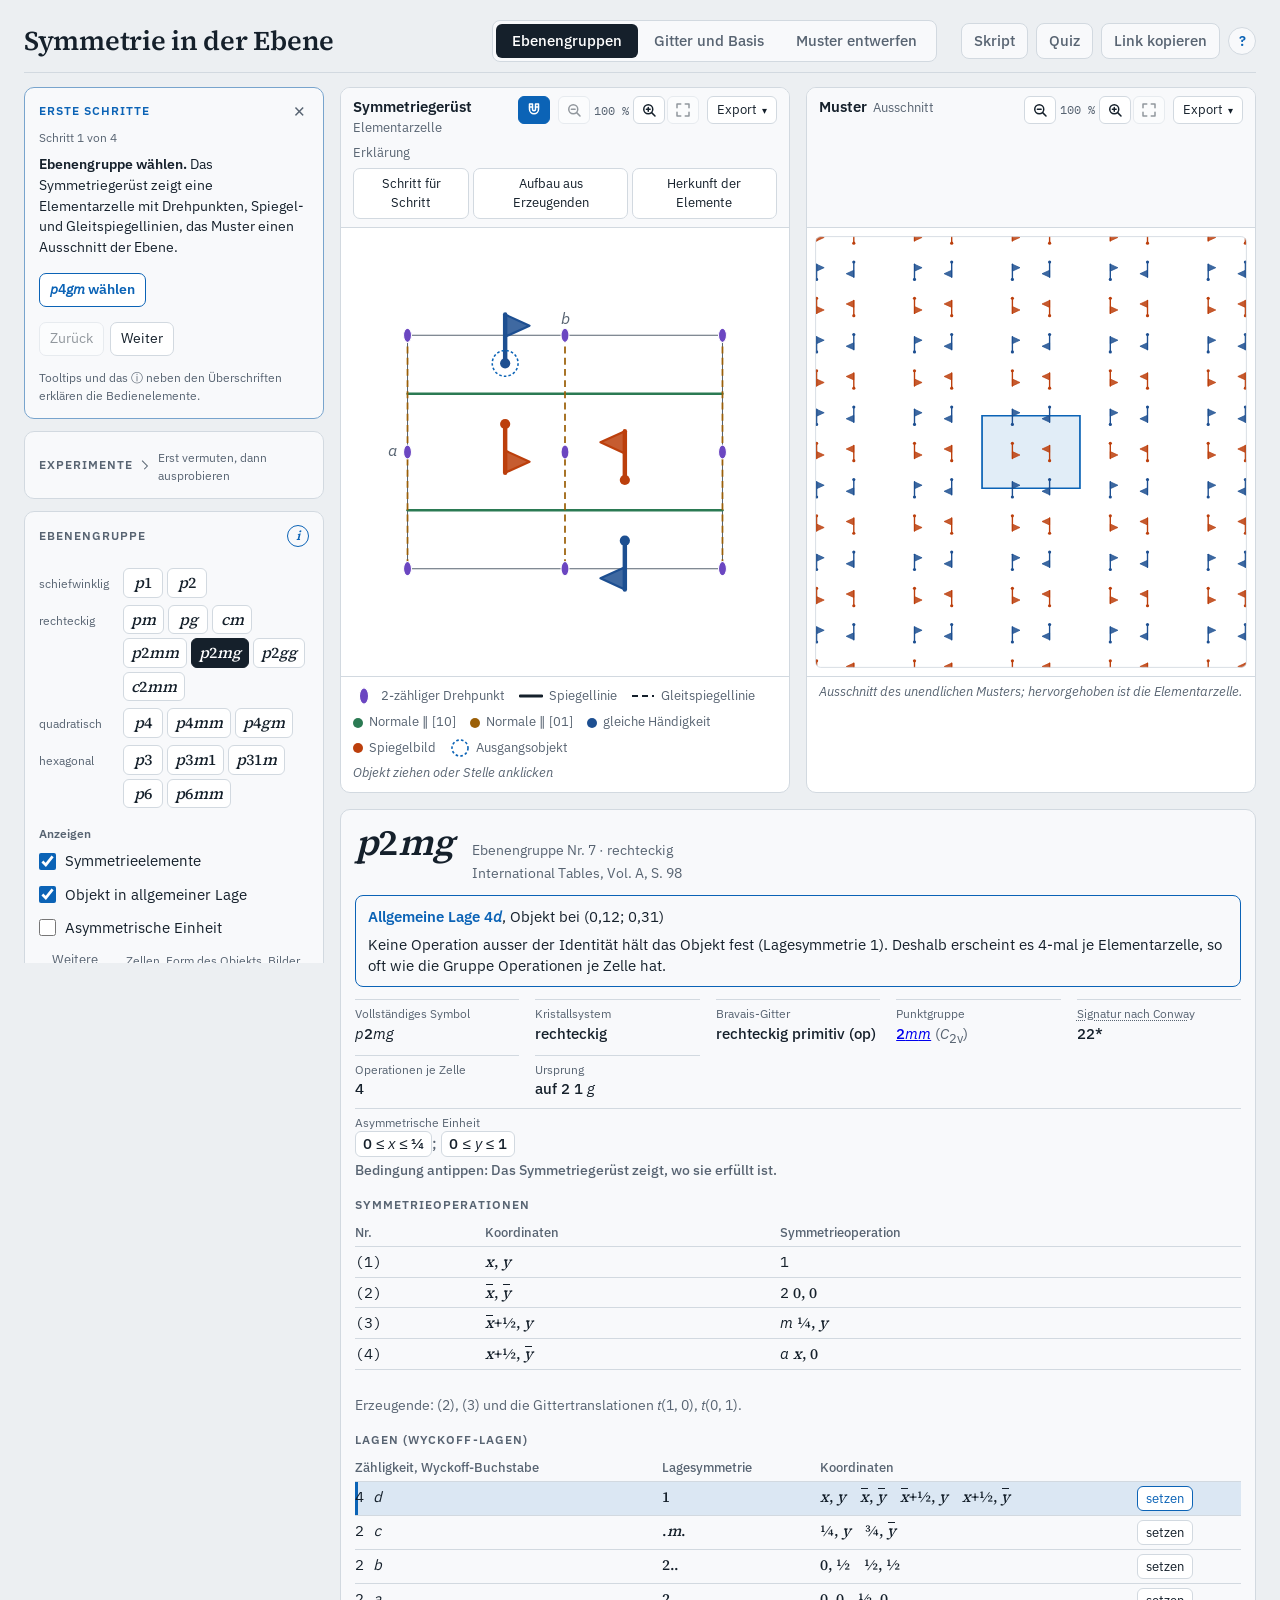
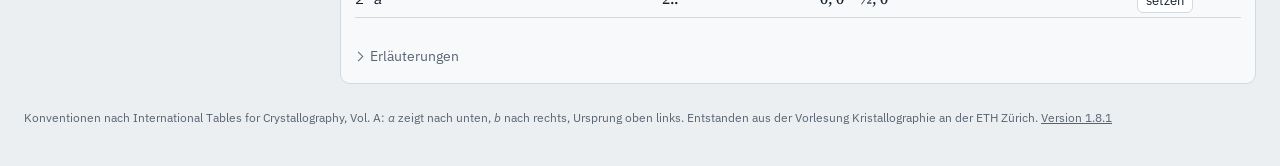
<file: index.html>
<!doctype html>
<html lang="de">
<head>
<meta charset="utf-8">
<meta name="viewport" content="width=device-width, initial-scale=1, viewport-fit=cover">
<title>Symmetrie in der Ebene – die 17 Ebenengruppen interaktiv</title>
<meta name="description" content="Symmetrie periodischer Muster in der Ebene: die 17 Ebenengruppen mit Symmetrieelementen, Wyckoff-Lagen und asymmetrischer Einheit.">
<!-- Auffindbarkeit (Leitfaden Abschn. 9): Titel und Beschreibung stehen gleich in Open Graph und JSON-LD (Test). -->
<link rel="canonical" href="https://manganite.github.io/plane-groups/">
<meta property="og:type" content="website">
<meta property="og:locale" content="de_CH">
<meta property="og:site_name" content="Symmetrie in der Ebene">
<meta property="og:title" content="Symmetrie in der Ebene – die 17 Ebenengruppen interaktiv">
<meta property="og:description" content="Symmetrie periodischer Muster in der Ebene: die 17 Ebenengruppen mit Symmetrieelementen, Wyckoff-Lagen und asymmetrischer Einheit.">
<meta property="og:url" content="https://manganite.github.io/plane-groups/">
<meta property="og:image" content="https://manganite.github.io/plane-groups/icons/vorschau.png">
<script type="application/ld+json">
{
  "@context": "https://schema.org",
  "@type": "LearningResource",
  "name": "Symmetrie in der Ebene – die 17 Ebenengruppen interaktiv",
  "description": "Symmetrie periodischer Muster in der Ebene: die 17 Ebenengruppen mit Symmetrieelementen, Wyckoff-Lagen und asymmetrischer Einheit.",
  "url": "https://manganite.github.io/plane-groups/",
  "inLanguage": "de",
  "learningResourceType": "Interaktive Anwendung",
  "educationalLevel": "Hochschule: Einführung in die Kristallographie",
  "isAccessibleForFree": true,
  "license": "https://opensource.org/licenses/MIT",
  "author": {
    "@type": "Person",
    "name": "Thomas Lottermoser",
    "affiliation": {
      "@type": "CollegeOrUniversity",
      "name": "ETH Zürich"
    }
  },
  "isPartOf": {
    "@type": "WebSite",
    "name": "Thomas Lottermoser – Web-Apps zu Kristallographie, nichtlinearer Optik und Simulation",
    "url": "https://manganite.github.io/de/"
  }
}
</script>
<link rel="icon" href="icons/favicon.ico" sizes="any">
<link rel="icon" href="icons/favicon.svg" type="image/svg+xml">
<link rel="apple-touch-icon" href="icons/apple-touch-icon.png">
<link rel="manifest" href="manifest.webmanifest">
<meta name="theme-color" content="#eceff2" media="(prefers-color-scheme: light)">
<meta name="theme-color" content="#0e1318" media="(prefers-color-scheme: dark)">
<link rel="stylesheet" href="lib/common/fonts/fonts.css">
<link rel="stylesheet" href="lib/common/css/base.css">
<link rel="stylesheet" href="lib/common/css/app.css">
<style>
/* Nur in dieser App: Grösse der Darstellung in den Tafeln, Tabellen der Kenndaten. Die gemeinsamen Bausteine,
   auch die Anordnung der Tafeln, stehen in lib/common/css/app.css. */
.bild { display: block; width: 100%; height: auto; aspect-ratio: 1; user-select: none; -webkit-user-select: none; }
#bild-a { touch-action: manipulation; cursor: crosshair; }
@media (max-width: 719px) {
  .bild { width: min(100%, 38svh); margin-inline: auto; }
}
/* Tafeln nebeneinander: beide teilen die Zeilen Kopf, Zeichnung, Leiste bzw. Fusszeile, Legende (Subgrid), damit die
   Zeichnungen auf gleicher Höhe beginnen, auch wenn der Kopf von Tafel A zweizeilig ist (Thomas, 13.11.2026) */
@media (min-width: 1000px) {
  .figs { display: grid; grid-column: 2 / 4; grid-row: 1; grid-template-columns: subgrid; grid-template-rows: repeat(4, auto); }
  .figs > .panel { grid-row: 1 / span 4; display: grid; grid-template-rows: subgrid; }
  .figs > .p-a { grid-column: 1; }
  .figs > .p-b { grid-column: 2; }
  /* Kopfzeilen und Knöpfe oben, auch im höheren Kopf und neben einem zweizeiligen Titel, damit sie in beiden Tafeln
     auf derselben Höhe stehen (Thomas, 13.11.2026) */
  .figs > .panel > .panel-head { grid-row: 1; align-content: flex-start; align-items: flex-start; }
  .figs > .panel > .bild { grid-row: 2; }
  .figs > .panel > .erklleiste, .figs > .panel > .panel-foot { grid-row: 3; align-self: start; }
  .figs > .panel > .legend { grid-row: 4; }
  /* ohne Erklärleiste reicht die Legende von Tafel A bis unter die Zeichnung (sonst ein leerer Streifen in Höhe der
     Fusszeile von Tafel B) */
  .figs > .p-a:not(:has(> .erklleiste:not([hidden]))) > .legend { grid-row: 3 / span 2; }
}
.tabs button:disabled { opacity: 0.5; cursor: not-allowed; }
.lg .sym-icon { flex: none; }
/* Motivauswahl: ein Raster mit etwa 6 Knöpfen je Zeile, darüber je Eigensymmetrie eine kleine Überschrift (#130);
   kleine Bilder in den Farben der gewählten Atomsorte (--mf) */
.motivwahl { --mf: var(--ink); display: grid; gap: 4px; }
.motivwahl .motivzeile { margin: 4px 0 0; font-size: 0.74rem; color: var(--muted); }
.motivwahl .motivzeile:first-child { margin-top: 0; }
.motivwahl .btns { display: grid; grid-template-columns: repeat(auto-fill, minmax(40px, 1fr)); gap: 4px; }
/* Kopf von Tafel A (#130, #162): Titel, Einrasten, Zoom und Export in einer Zeile; in den Modi mit Basis darunter
   die Werkzeugleiste (Werkzeuge, Handlungen) als Symbole. Auf dem Telefon Umschalter und Schalter, darunter die Leiste. */
.p-a .panel-head { justify-content: flex-start; }
/* Titel und Untertitel: der Untertitel bricht unter den Titel um, bevor er unter Schalter und Export läuft oder der
   Export in eine eigene Zeile rutscht (wie stereography#140; plane-groups#162) */
@media (min-width: 720px) { /* auf dem Telefon blendet app.css Titel und Export aus */
  .panel-head .t { display: flex; flex-wrap: wrap; align-items: baseline; column-gap: 6px; min-width: 0; }
  .panel-head .t small { margin-left: 0; }
}
.p-a .panel-head .t { margin-right: auto; flex: 1 1 120px; min-width: 0; }
.p-a .leiste { flex-basis: 100%; display: flex; flex-wrap: wrap; gap: 6px 14px; }
.tools button.sym svg { fill: none; stroke: currentColor; stroke-width: 2; stroke-linecap: round; stroke-linejoin: round; }
@media (max-width: 719px) {
  .p-a .figswitch { margin-right: auto; }
  .p-a .leiste { gap: 4px 10px; }
}
.pgb.motivb { display: inline-flex; align-items: center; justify-content: center; padding: 2px; min-width: 40px; min-height: 40px; }
.pgb.motivb[aria-pressed="true"] { background: color-mix(in srgb, var(--accent) 14%, var(--paper)); color: inherit; border-color: var(--accent); box-shadow: inset 0 0 0 1px var(--accent); }
.motivsym { display: block; }
.koord { font-family: var(--font-display); font-size: 1.02em; white-space: nowrap; }
.koord i { font-style: italic; }
.wy { font-style: italic; }
/* Tabellen der Kenndaten: Operationen und Wyckoff-Lagen wie in ITA */
.itatab { width: 100%; border-collapse: collapse; font-size: 0.92rem; margin: 2px 0 12px; }
.itatab th { text-align: left; font-weight: 500; color: var(--muted); font-size: 0.8rem; padding: 3px 10px 3px 0; border-bottom: 1px solid var(--line); vertical-align: bottom; }
.itatab td { padding: 4px 10px 4px 0; border-bottom: 1px solid var(--line); vertical-align: top; }
.itatab td.num { font-variant-numeric: tabular-nums; white-space: nowrap; }
.itatab .koords { display: flex; flex-wrap: wrap; gap: 2px 14px; }
.itatab tr.aktiv td { background: color-mix(in srgb, var(--accent) 12%, transparent); }
.itatab tr.aktiv td:first-child { box-shadow: inset 3px 0 0 var(--accent); }
.itatab .setzen { border: 1px solid var(--line); background: var(--paper); color: var(--ink); border-radius: 6px; padding: 2px 8px; font: inherit; font-size: 0.82rem; cursor: pointer; }
.itatab .setzen:hover { border-color: var(--muted); }
.itatab tr.aktiv .setzen { border-color: var(--accent); color: var(--accent); }
.itatab .zent td { color: var(--muted); font-size: 0.82rem; padding-top: 8px; }
.itatab .setzen { min-height: var(--ziel); }
.tabwrap { overflow-x: auto; }
body.herkunft #bild-a { cursor: pointer; }
/* „Herkunft der Elemente“ in den Kenndaten */
.erklaerbox { margin: 0 0 12px; padding: 10px 12px; border: 1px solid var(--accent); border-radius: 8px; font-size: 0.92rem; }
.erklaerbox h3 { margin: 0 0 6px; color: var(--accent); text-transform: none; letter-spacing: 0; font-size: 1rem; }
.erklaerbox p { margin: 6px 0 0; }
.erklaerbox .gleichung { font-size: 1.02rem; margin: 6px 0; }
.erklaerbox .ab { display: inline-block; min-width: 1.6em; padding: 0 5px; border-radius: 4px; color: var(--paper); font-weight: 600; text-align: center; }
.erklaerbox .ab.a { background: var(--fc4); } .erklaerbox .ab.b { background: var(--fc3); } .erklaerbox .ab.c { background: var(--accent); } .erklaerbox .ab.v { background: var(--fc3); } .erklaerbox .ab.t { background: var(--fc4); font-style: italic; }
.aeteile .aeteil { border: 1px solid var(--line); background: var(--paper); color: var(--ink); border-radius: 6px; padding: 1px 7px; font: inherit; cursor: pointer; }
.aeteile .aeteil[aria-pressed="true"] { border-color: var(--accent2); background: color-mix(in srgb, var(--accent2) 18%, var(--paper)); }
.aeteile .sep { color: var(--muted); }
.aehinweis { display: block; margin-top: 4px; }
.erklaerbox .st { display: inline-block; width: 1.35em; height: 1.35em; line-height: 1.35em; border-radius: 50%; color: var(--paper); font-size: 0.85em; font-weight: 700; text-align: center; background: var(--ink); }
.erklaerbox .st1 { background: var(--fc3); } .erklaerbox .st2 { background: var(--fc4); } .erklaerbox .stc { background: var(--accent); }
.erklaerbox ul.wege { margin: 0.4em 0; padding-left: 0; list-style: none; } .erklaerbox ul.wege li { margin: 0.3em 0; }
.erklaerbox .regel { padding: 6px 10px; border-left: 3px solid var(--accent); background: color-mix(in srgb, var(--accent) 8%, transparent); }
.erklaerbox ol { margin: 6px 0 0; padding-left: 1.4em; }
.elemliste { list-style: none; margin: 8px 0 0; padding: 0; display: flex; flex-wrap: wrap; gap: 4px 6px; }
.elemliste .linkbtn { font-size: 0.86rem; }
.erklaerbox ol li { margin: 2px 0; }
.phasen { display: flex; flex-wrap: wrap; align-items: center; gap: 6px; margin-top: 8px; }
.phasen button { border: 1px solid var(--line); background: var(--paper); color: var(--ink); border-radius: 6px; padding: 3px 10px; font: inherit; font-size: 0.85rem; cursor: pointer; }
.phasen button:hover { border-color: var(--muted); }
.phasen button[aria-pressed="true"] { border-color: var(--accent); color: var(--accent); font-weight: 600; }
.phasen .linkbtn { margin-left: auto; }
.phasen button { min-height: var(--ziel); }
.lagebox { margin: 0 0 12px; padding: 10px 12px; border: 1px solid var(--accent); border-radius: 8px; font-size: 0.92rem; }
.lagebox strong { color: var(--accent); }
.lagebox p { margin: 6px 0 0; }
/* Modus „Gitter und Basis“ */
/* Modi: „Ebenengruppen“ (nur-eg), „Gitter und Basis“ (nur-struktur), „Muster entwerfen“ (nur-entwurf); nur-bau: die beiden
   Modi, in denen man Motive setzt (Basis, Gitter, Werkzeuge) */
body.modus-struktur .nur-eg, body.modus-entwurf .nur-eg { display: none !important; }
body:not(.modus-struktur) .nur-struktur { display: none !important; }
body:not(.modus-entwurf) .nur-entwurf { display: none !important; }
body:not(.modus-struktur):not(.modus-entwurf) .nur-bau { display: none !important; }
body.modus-struktur #bild-a, body.modus-entwurf #bild-a { cursor: grab; touch-action: manipulation; }
body.modus-struktur.hinzufuegen #bild-a, body.modus-entwurf.hinzufuegen #bild-a { cursor: copy; }
body.modus-entwurf.zeichnen #bild-a, body.modus-entwurf.radieren #bild-a { cursor: crosshair; touch-action: none; }
/* Zoom der Tafeln (#162, zoom.js): −, Wert, +, Einpassen im Kopf; Verschieben mit Leertaste oder ins Leere */
.zoomtools { align-items: center; gap: 2px; flex-wrap: nowrap; }
.zoomwert { font: 0.72rem var(--font-mono); color: var(--muted); min-width: 3.4em; text-align: center; }
#bild-a:focus-visible { outline: 2px solid var(--accent); outline-offset: -2px; }
#bild-b { touch-action: manipulation; }
body.leertaste #bild-a { cursor: grab; }
body.verschiebt #bild-a { cursor: grabbing; }
/* Reihenfolge im Kopf wie in Tafel B: Titel, Schalter, Zoom, Export ganz rechts (Thomas, 13.11.2026). Schalter, Zoom und
   Export bilden eine Gruppe: Ist der Kopf zu schmal, bricht sie als Ganzes um und bleibt rechtsbündig; ohne `order` stimmt
   die Tab-Reihenfolge mit der Anzeige überein (Leitfaden 5.4) */
.kopfknoepfe { display: flex; align-items: center; gap: 8px; margin-left: auto; flex-wrap: nowrap; }
.p-a .panel-head .leiste { order: 2; }
.p-b .panel-head .t { margin-right: auto; flex: 1 1 80px; min-width: 0; }
@media (max-width: 1100px) and (min-width: 720px) { .zoomwert { display: none; } }
/* Telefon: Zoom mit zwei Fingern, die Knöpfe (für die Tastatur) entfallen wie der Export */
@media (max-width: 719px) { .zoomtools { display: none; } }
/* Erklärungen in Tafel A (#162, Leitfaden Abschn. 5.1): Auswahl im Kopf, Leiste zum Durchschalten unter der Zeichnung */
.p-a .erklwahl { align-items: center; gap: 6px 10px; font-size: 0.8rem; }
.erkl-titel { color: var(--muted); }
.erklwahl .seg button { font-size: 0.8rem; }
.erklwahl .check { min-height: 0; font-size: 0.85rem; }
.erklleiste { display: flex; align-items: center; gap: 8px; padding: 8px 12px; border-top: 1px solid var(--line); background: var(--surface); font-size: 0.85rem; }
.erklleiste[hidden] { display: none; }
.erklleiste button { border: 1px solid var(--line); background: var(--paper); color: var(--ink); border-radius: 6px; padding: 4px 10px; font: inherit; cursor: pointer; }
.erklleiste button:disabled { opacity: 0.45; cursor: not-allowed; }
.erklleiste .erkl-x { border: 0; background: transparent; color: var(--muted); font-size: 1.1rem; padding: 2px 6px; }
.erkl-stand { flex: 1; min-width: 0; text-align: center; }
/* schmale Tafeln (iPad): nur „Schritt n von N“, der Rest steht in den Kenndaten */
@media (max-width: 1100px) and (min-width: 720px) { .erkl-was { display: none; } }
.erklleiste button { min-height: var(--ziel); min-width: var(--ziel, 36px); }
/* Hinweise zum Zustand nur, wenn es einen gibt; Eigenschaften, die das Motiv nicht hat, fehlen (#130) */
.hintline:empty { display: none; }
/* Übergang in „Muster entwerfen“ in den Kenndaten, bei der bestimmten Gruppe (#162) */
.info .weiter { margin: -6px 0 12px; }
.info #s-weiter:disabled { opacity: 0.5; cursor: not-allowed; }
.check[hidden] { display: none; }
.farbwahl button { min-width: 40px; }
.farbwahl .sw { display: inline-block; width: 16px; height: 16px; border-radius: 50%; vertical-align: middle; }
.farbwahl button[aria-pressed="true"] { background: var(--paper); color: var(--ink); border-color: var(--accent); box-shadow: inset 0 0 0 1px var(--accent); }
</style>
</head>
<body data-fig="a">
<header class="top">
  <div class="brand">
    <h1>Symmetrie in der Ebene</h1>
    <p>Die 17 Ebenengruppen: Symmetrieelemente, Lagen und Muster</p>
  </div>
  <div class="tabs" role="tablist" aria-label="Modus">
    <button id="tab-eg" role="tab" aria-selected="true">Ebenengruppen</button>
    <button id="tab-struktur" role="tab" aria-selected="false">Gitter und Basis</button>
    <button id="tab-entwurf" role="tab" aria-selected="false">Muster entwerfen</button>
  </div>
  <div class="headtools">
    <a class="linkcopy" href="skript.html">Skript</a>
    <a class="linkcopy" href="quiz.html">Quiz</a>
    <button class="linkcopy" id="copy-link" type="button">Link kopieren</button>
    <a class="helpbtn" id="help-open" href="hilfe.html" aria-label="Hilfe" title="Hilfe: was man mit der App machen kann und wie">?</a>
  </div>
</header>

<main>
<div class="layout" id="inhalt" role="tabpanel">
  <aside class="side" aria-label="Bedienung">
    <section class="card intro" id="intro" aria-labelledby="intro-title" hidden>
      <div class="intro-head"><h2 id="intro-title">Erste Schritte</h2><button class="intro-x" id="intro-close" type="button" aria-label="Erste Schritte schliessen">×</button></div>
      <div id="ablauf"></div>
      <p class="intro-foot"><span class="only-fine">Tooltips und das ⓘ neben den Überschriften erklären die Bedienelemente.</span><span class="only-coarse">Das ⓘ neben den Überschriften erklärt die Bedienelemente.</span></p>
    </section>

    <div class="card">
      <details class="sect" id="sec-experimente">
        <summary>Experimente<span class="sumhint">Erst vermuten, dann ausprobieren</span></summary>
        <div id="experimente"></div>
      </details>
    </div>

    <div class="card nur-struktur">
      <section id="ctl-struktur" class="stack">
        <h2>Gitter und Basis</h2>
        <label class="group-title" for="s-vorgabe">Vorgabe</label>
        <select id="s-vorgabe"></select>
        <button class="resetbtn" id="s-zuruecksetzen" type="button">Vorgabe wiederherstellen</button>
        <p class="group-title">Anzeigen</p>
        <label class="check"><input type="checkbox" id="s-elemente">Symmetrieelemente</label>
        <label class="check"><input type="checkbox" id="s-zelle">Konventionelle Zelle</label>
        <label class="check"><input type="checkbox" id="s-ae">Asymmetrische Einheit</label>
        <label class="check"><input type="checkbox" id="s-bindungen">Bindungen (nächste Nachbarn)</label>
      </section>
    </div>

    <div class="card nur-entwurf">
      <section id="ctl-entwurf" class="stack">
        <h2>Ebenengruppe</h2>
        <div id="e-picker" class="picker" role="group" aria-label="Ebenengruppe des Entwurfs wählen"></div>
        <p class="hintline" id="e-picker-hint"></p>
        <p class="group-title">Anzeigen</p>
        <label class="check"><input type="checkbox" id="e-elemente">Symmetrieelemente</label>
        <label class="check"><input type="checkbox" id="e-ae">Asymmetrische Einheit</label>
        <label class="check"><input type="checkbox" id="e-bindungen">Bindungen (nächste Nachbarn)</label>
      </section>
    </div>

    <div class="card nur-bau">
      <details class="sect" id="sec-basis" open>
        <summary>Basis<span class="sumhint">Motive wählen, setzen, drehen, spiegeln</span></summary>
        <div class="stack">
          <p class="group-title" id="s-basis-titel">Neues Motiv</p>
          <div id="s-motiv" class="picker motivwahl" role="group" aria-label="Motiv"></div>
          <div class="seg farbwahl" id="s-farbe" role="group" aria-label="Atomsorte (Farbe)"></div>
          <div class="range">
            <label for="s-winkel">Drehung</label><output id="s-winkel-out"></output>
            <input type="range" id="s-winkel" min="0" max="359" step="1">
          </div>
          <label class="check" id="row-spiegel"><input type="checkbox" id="s-spiegel">Gespiegelt</label>
          <label class="check" id="row-fuge"><input type="checkbox" id="s-fuge">Mit Fuge</label>
          <div class="range">
            <label for="s-groesse">Grösse</label><output id="s-groesse-out"></output>
            <input type="range" id="s-groesse" min="0" max="250" step="1">
          </div>
        </div>
      </details>
      <details class="sect" id="sec-sgitter">
        <summary>Gitter<span class="sumhint">Achsenverhältnis, Winkel</span></summary>
        <div class="stack">
          <div class="range">
            <label for="s-ba"><i>b</i>/<i>a</i></label><output id="s-ba-out"></output>
            <input type="range" id="s-ba" min="0.5" max="2" step="0.01">
          </div>
          <div class="range">
            <label for="s-gamma">γ</label><output id="s-gamma-out"></output>
            <input type="range" id="s-gamma" min="60" max="150" step="0.5">
          </div>
          <div class="seg seg-text nur-struktur" id="s-metrik" role="group" aria-label="Metrik setzen">
            <button type="button" data-metrik="1,90"><i>b</i> = <i>a</i>, γ = 90°</button>
            <button type="button" data-metrik="1,120"><i>b</i> = <i>a</i>, γ = 120°</button>
          </div>
          <p class="hintline" id="s-gitter-hint"></p>
        </div>
      </details>
    </div>

    <div class="card nur-eg">
      <section id="ctl-gruppe" class="stack">
        <h2>Ebenengruppe</h2>
        <div id="picker" class="picker" role="group" aria-label="Ebenengruppe wählen"></div>
        <p class="group-title">Anzeigen</p>
        <label class="check"><input type="checkbox" id="opt-elemente">Symmetrieelemente</label>
        <label class="check"><input type="checkbox" id="opt-objekt">Objekt in allgemeiner Lage</label>
        <label class="check"><input type="checkbox" id="opt-ae">Asymmetrische Einheit</label>
        <details class="subsect" id="sub-weitere">
          <summary>Weitere Optionen <span class="subhint">Zellen, Form des Objekts, Bilder rund um die Zelle</span></summary>
          <div class="stack">
            <label class="check"><input type="checkbox" id="opt-zellen">2 × 2 Zellen</label>
            <div class="seg seg-text" id="seg-form" role="group" aria-label="Form des Objekts">
              <button type="button" data-form="fahne" aria-pressed="true">Fähnchen</button>
              <button type="button" data-form="komma" aria-pressed="false">Kreis mit Komma</button>
            </div>
            <label class="check" id="row-orbit"><input type="checkbox" id="opt-orbit"><span>Bilder rund um die Zelle<span class="why"></span></span></label>
          </div>
        </details>
      </section>
    </div>

    <div class="card nur-eg">
      <details class="sect" id="sec-objekt">
        <summary>Objekt<span class="sumhint">Lage x, y, Grösse</span></summary>
        <div class="stack">
          <div class="range">
            <label for="obj-x"><i>x</i></label><output id="obj-x-out"></output>
            <input type="range" id="obj-x" min="0" max="1" step="0.001">
          </div>
          <div class="range">
            <label for="obj-y"><i>y</i></label><output id="obj-y-out"></output>
            <input type="range" id="obj-y" min="0" max="1" step="0.001">
          </div>
          <div class="range">
            <label for="obj-groesse">Grösse</label><output id="obj-groesse-out"></output>
            <input type="range" id="obj-groesse" min="0.5" max="3" step="0.05">
          </div>
          <p class="hintline" id="obj-why"></p>
          <button class="resetbtn" id="reset-objekt" type="button">Objekt zurücksetzen</button>
        </div>
      </details>
      <details class="sect" id="sec-gitter">
        <summary>Gitter<span class="sumhint">Achsenverhältnis, Winkel</span></summary>
        <div class="stack">
          <div class="range">
            <label for="lat-ba"><i>b</i>/<i>a</i></label><output id="lat-ba-out"></output>
            <input type="range" id="lat-ba" min="0.5" max="2" step="0.01">
          </div>
          <div class="range">
            <label for="lat-gamma">γ</label><output id="lat-gamma-out"></output>
            <input type="range" id="lat-gamma" min="60" max="150" step="0.5">
          </div>
          <p class="hintline" id="lat-why"></p>
          <button class="resetbtn" id="reset-gitter" type="button">Gitter zurücksetzen</button>
        </div>
      </details>
    </div>
    <div class="card">
      <details class="sect" id="sec-view">
        <summary>Darstellung<span class="sumhint">Farben, Muster, Füllen</span></summary>
        <div class="stack">
          <label class="check"><input type="checkbox" id="v-farben">Nach Blickrichtung färben</label>
          <label class="check"><input type="checkbox" id="v-muster-el">Symmetrieelemente im Muster</label>
          <label class="check"><input type="checkbox" id="v-tapete">Muster als Tapete</label>
          <label class="check" id="row-fuell"><input type="checkbox" id="opt-fuell"><span>Asymmetrische Einheit füllen<span class="why"></span></span></label>
        </div>
      </details>
    </div>
    <button class="resetbtn" id="reset-alles" type="button">Alle Einstellungen zurücksetzen</button>
  </aside>

  <div class="figs">
    <figure class="panel p-a">
      <div class="panel-head">
        <div class="figswitch" role="group" aria-label="Ansicht"><button type="button" data-fig="a" aria-pressed="true"><span class="nur-eg">Symmetriegerüst</span><span class="nur-struktur">Struktur</span><span class="nur-entwurf">Entwurf</span></button><button type="button" data-fig="b" aria-pressed="false">Muster</button></div>
        <span class="t"><span class="nur-eg">Symmetriegerüst</span><span class="nur-struktur">Struktur</span><span class="nur-entwurf">Entwurf</span><small id="sub-a"></small></span>
        <div class="kopfknoepfe"><div class="tools" role="group" aria-label="Schalter"><button type="button" class="sym" id="werkzeug-einrasten" aria-pressed="true" aria-label="Einrasten"><svg viewBox="0 0 24 24" aria-hidden="true"><path d="M6 4h4v7a2 2 0 0 0 4 0V4h4v7a6 6 0 0 1-12 0z"/><path d="M6 8h4M14 8h4"/></svg></button></div><div class="tools zoomtools" role="group" aria-label="Zoom der Zeichnung"><button type="button" class="sym" id="zoom-a-aus" aria-label="Verkleinern"><svg viewBox="0 0 24 24" aria-hidden="true"><circle cx="11" cy="11" r="6"/><path d="M20 20l-4.5-4.5M8.5 11h5"/></svg></button><output class="zoomwert" id="zoom-a-wert">100 %</output><button type="button" class="sym" id="zoom-a-ein" aria-label="Vergrössern"><svg viewBox="0 0 24 24" aria-hidden="true"><circle cx="11" cy="11" r="6"/><path d="M20 20l-4.5-4.5M8.5 11h5M11 8.5v5"/></svg></button><button type="button" class="sym" id="zoom-a-passen" aria-label="Ganze Zeichnung zeigen"><svg viewBox="0 0 24 24" aria-hidden="true"><path d="M4 9V4h5M20 9V4h-5M4 15v5h5M20 15v5h-5"/></svg></button></div>
        <div class="tools export"><button type="button" class="exportknopf" id="export-a">Export</button></div></div>
        <div class="leiste nur-eg erklwahl" role="group" aria-labelledby="erkl-titel">
          <span class="erkl-titel" id="erkl-titel">Erklärung</span>
          <div class="seg seg-text"><button type="button" id="erkl-schritt" aria-pressed="false">Schritt für Schritt</button><button type="button" id="erkl-aufbau" aria-pressed="false">Aufbau aus Erzeugenden</button><button type="button" id="erkl-herkunft" aria-pressed="false">Herkunft der Elemente</button></div>
        </div>
        <div class="leiste nur-bau">
          <div class="tools" role="group" aria-label="Werkzeug"><button type="button" class="sym" id="s-werkzeug-verschieben" aria-pressed="true" aria-label="Wählen und ziehen"><svg viewBox="0 0 24 24" aria-hidden="true"><path d="M6 3l12 7.5-5.4 1.3L9.8 18z"/></svg></button><button type="button" class="sym" id="s-werkzeug-hinzufuegen" aria-pressed="false" aria-label="Hinzufügen"><svg viewBox="0 0 24 24" aria-hidden="true"><path d="M12 5v14M5 12h14"/></svg></button><button type="button" class="sym nur-entwurf" id="s-werkzeug-zeichnen" aria-pressed="false" aria-label="Zeichnen"><svg viewBox="0 0 24 24" aria-hidden="true"><path d="M4 20l1-4.5L15.5 5a2.1 2.1 0 0 1 3 3L8 18.5z"/><path d="M13.5 7l3 3"/></svg></button><button type="button" class="sym nur-entwurf" id="s-werkzeug-radieren" aria-pressed="false" aria-label="Radieren"><svg viewBox="0 0 24 24" aria-hidden="true"><path d="M8.5 20H20"/><path d="M4.6 15.4l9.8-9.8a2 2 0 0 1 2.8 0l2.2 2.2a2 2 0 0 1 0 2.8L11 19H8z"/><path d="M9.5 10.5l4.5 4.5"/></svg></button></div>
          <div class="tools" role="group" aria-label="Bearbeiten"><button type="button" class="sym" id="rueckgaengig" aria-label="Rückgängig"><svg viewBox="0 0 24 24" aria-hidden="true"><path d="M9 14L4 9l5-5"/><path d="M4 9h10.5a5.5 5.5 0 0 1 0 11H11"/></svg></button><button type="button" class="sym" id="s-entfernen" aria-label="Gewähltes Motiv entfernen"><svg viewBox="0 0 24 24" aria-hidden="true"><rect x="4" y="4" width="16" height="16" rx="2" stroke-dasharray="3 3"/><path d="M9 9l6 6M15 9l-6 6"/></svg></button><button type="button" class="sym" id="motive-loeschen" aria-label="Alle Motive löschen"><svg viewBox="0 0 24 24" aria-hidden="true"><path d="M4 7h16M9 7V4h6v3M6 7l1 13h10l1-13"/><path d="M12 11l-2.2 5h4.4z"/></svg></button><button type="button" class="sym nur-entwurf" id="striche-loeschen" aria-label="Alle Striche löschen"><svg viewBox="0 0 24 24" aria-hidden="true"><path d="M4 7h16M9 7V4h6v3M6 7l1 13h10l1-13"/><path d="M9.3 14c1-2 1.8 2 2.7 0s1.8-2 2.7 0"/></svg></button></div>
        </div>
      </div>
      <svg class="bild" id="bild-a" viewBox="0 0 520 520" role="group" tabindex="0" aria-label="Symmetriegerüst der Elementarzelle; mit Zoom verschieben die Pfeiltasten den Ausschnitt, + und − zoomen"></svg>
      <div class="erklleiste nur-eg" id="erkl-leiste" hidden>
        <button type="button" id="erkl-zurueck" aria-label="Schritt zurück">◀</button>
        <span class="erkl-stand" id="erkl-stand" aria-live="polite"></span>
        <button type="button" id="erkl-vor" aria-label="Schritt weiter">▶</button>
        <button type="button" id="erkl-abspielen">Abspielen</button>
        <button type="button" class="erkl-x" id="erkl-schliessen" aria-label="Erklärung schliessen">×</button>
      </div>
      <div class="legend" id="legend"></div>
    </figure>
    <figure class="panel p-b">
      <div class="panel-head">
        <div class="figswitch" role="group" aria-label="Ansicht"><button type="button" data-fig="a" aria-pressed="true"><span class="nur-eg">Symmetriegerüst</span><span class="nur-struktur">Struktur</span><span class="nur-entwurf">Entwurf</span></button><button type="button" data-fig="b" aria-pressed="false">Muster</button></div>
        <span class="t">Muster<small>Ausschnitt</small></span>
        <div class="tools zoomtools" role="group" aria-label="Zoom des Musters"><button type="button" class="sym" id="zoom-b-aus" aria-label="Verkleinern"><svg viewBox="0 0 24 24" aria-hidden="true"><circle cx="11" cy="11" r="6"/><path d="M20 20l-4.5-4.5M8.5 11h5"/></svg></button><output class="zoomwert" id="zoom-b-wert">100 %</output><button type="button" class="sym" id="zoom-b-ein" aria-label="Vergrössern"><svg viewBox="0 0 24 24" aria-hidden="true"><circle cx="11" cy="11" r="6"/><path d="M20 20l-4.5-4.5M8.5 11h5M11 8.5v5"/></svg></button><button type="button" class="sym" id="zoom-b-passen" aria-label="Startgrösse"><svg viewBox="0 0 24 24" aria-hidden="true"><path d="M4 9V4h5M20 9V4h-5M4 15v5h5M20 15v5h-5"/></svg></button></div>
        <div class="tools export"><button type="button" class="exportknopf" id="export-b">Export</button></div>
      </div>
      <svg class="bild" id="bild-b" viewBox="0 0 520 520" role="img" aria-label="Muster der Ebenengruppe"></svg>
      <div class="panel-foot"><span class="nur-eg">Ausschnitt des unendlichen Musters; hervorgehoben ist die Elementarzelle.</span><span class="nur-struktur">Ausschnitt der Struktur; hervorgehoben ist die konventionelle Zelle.</span><span class="nur-entwurf">Ausschnitt des Entwurfs; hervorgehoben ist die Elementarzelle.</span></div>
    </figure>
  </div>

  <section class="info card" id="info" aria-live="polite"></section>
</div>
</main>

<footer>Konventionen nach International Tables for Crystallography, Vol. A: <i>a</i> zeigt nach unten, <i>b</i> nach rechts, Ursprung oben links. Entstanden aus der Vorlesung Kristallographie an der ETH Zürich. <span id="app-version"></span></footer>

<script type="module" src="js/main.js"></script>
</body>
</html>
</file>
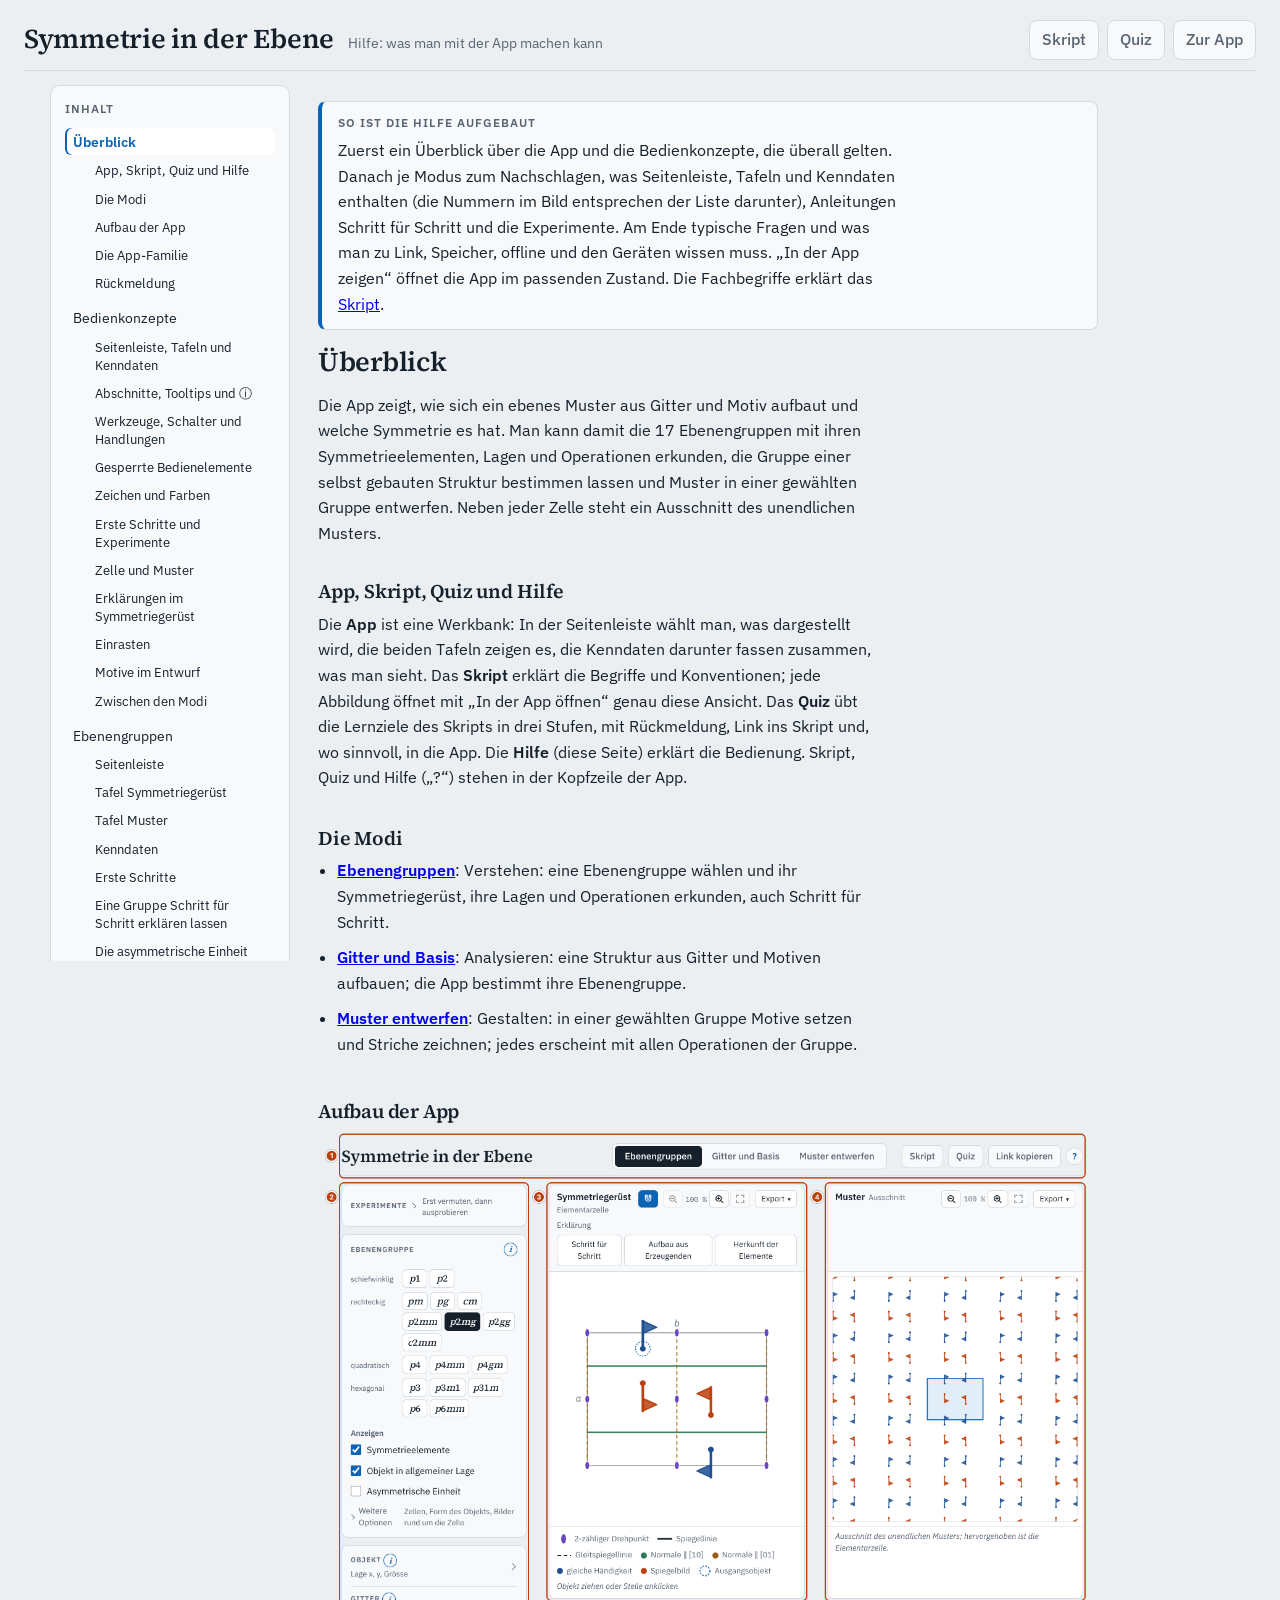
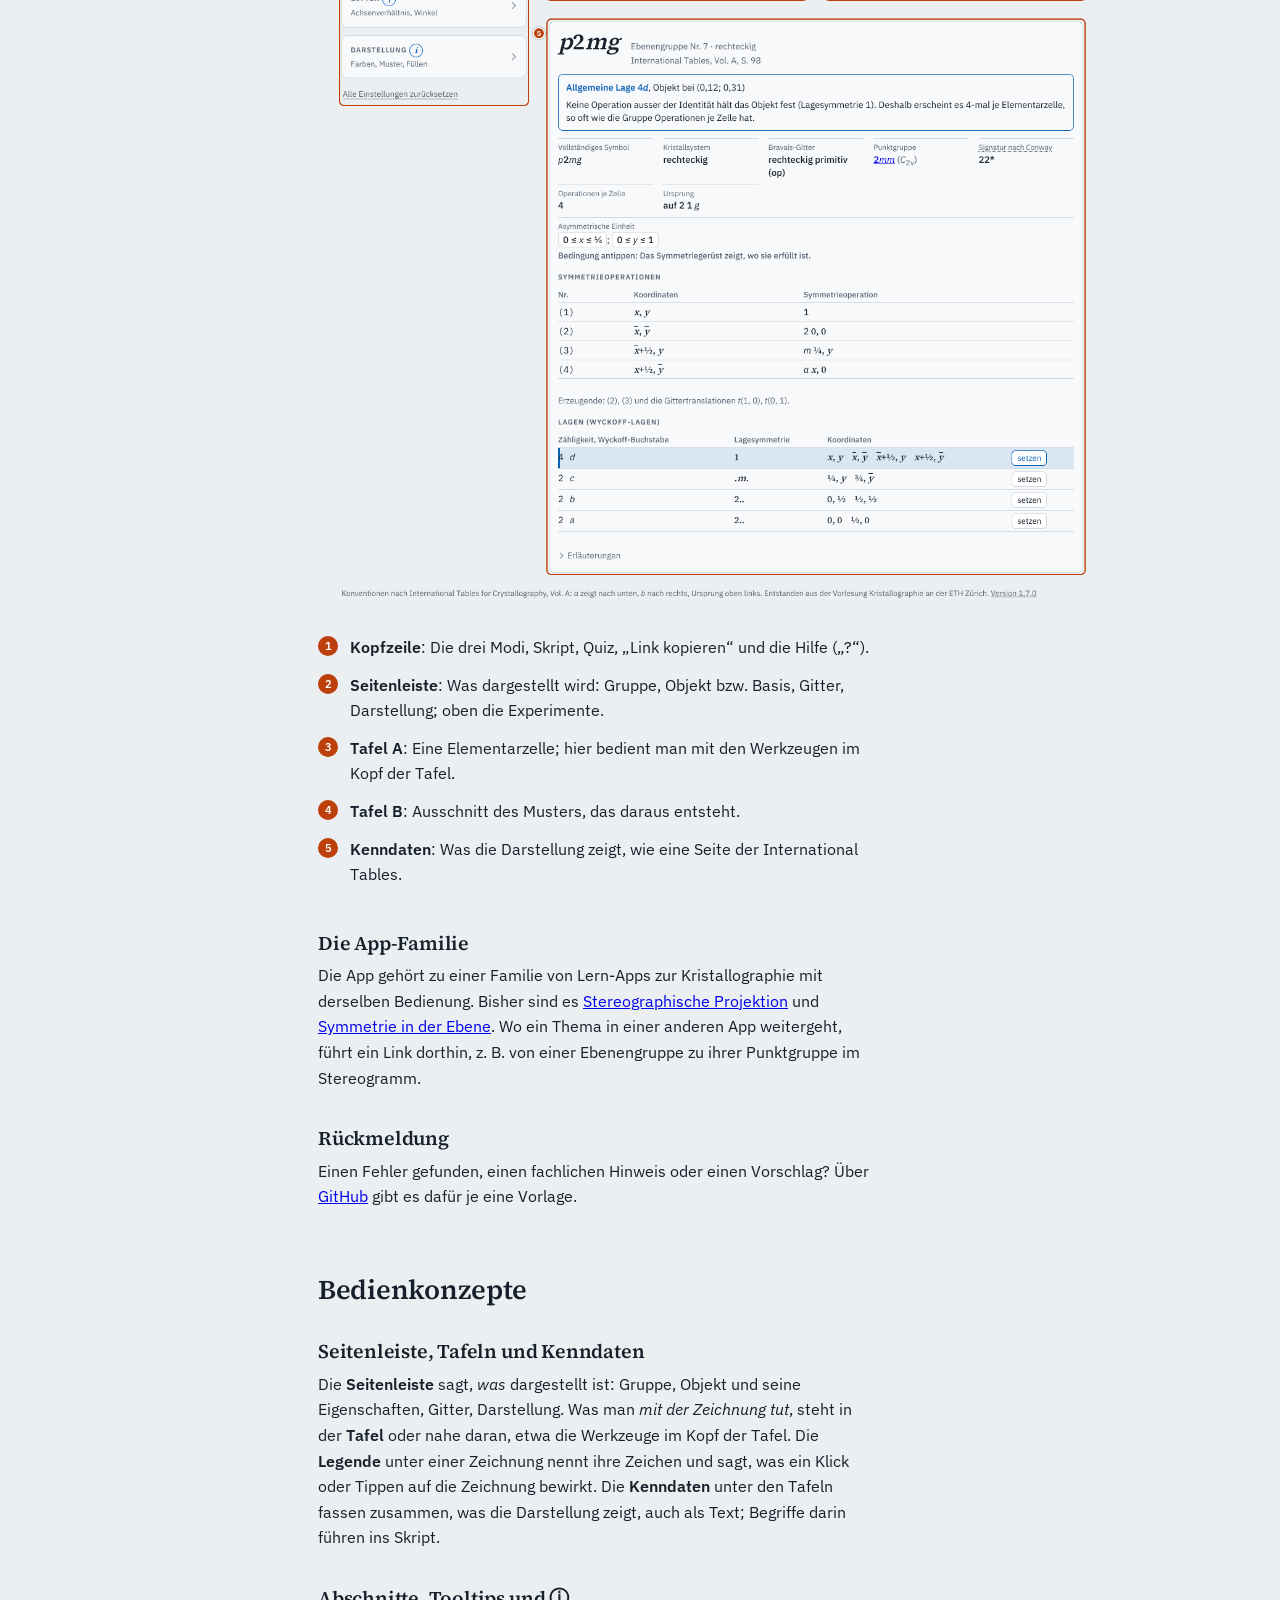
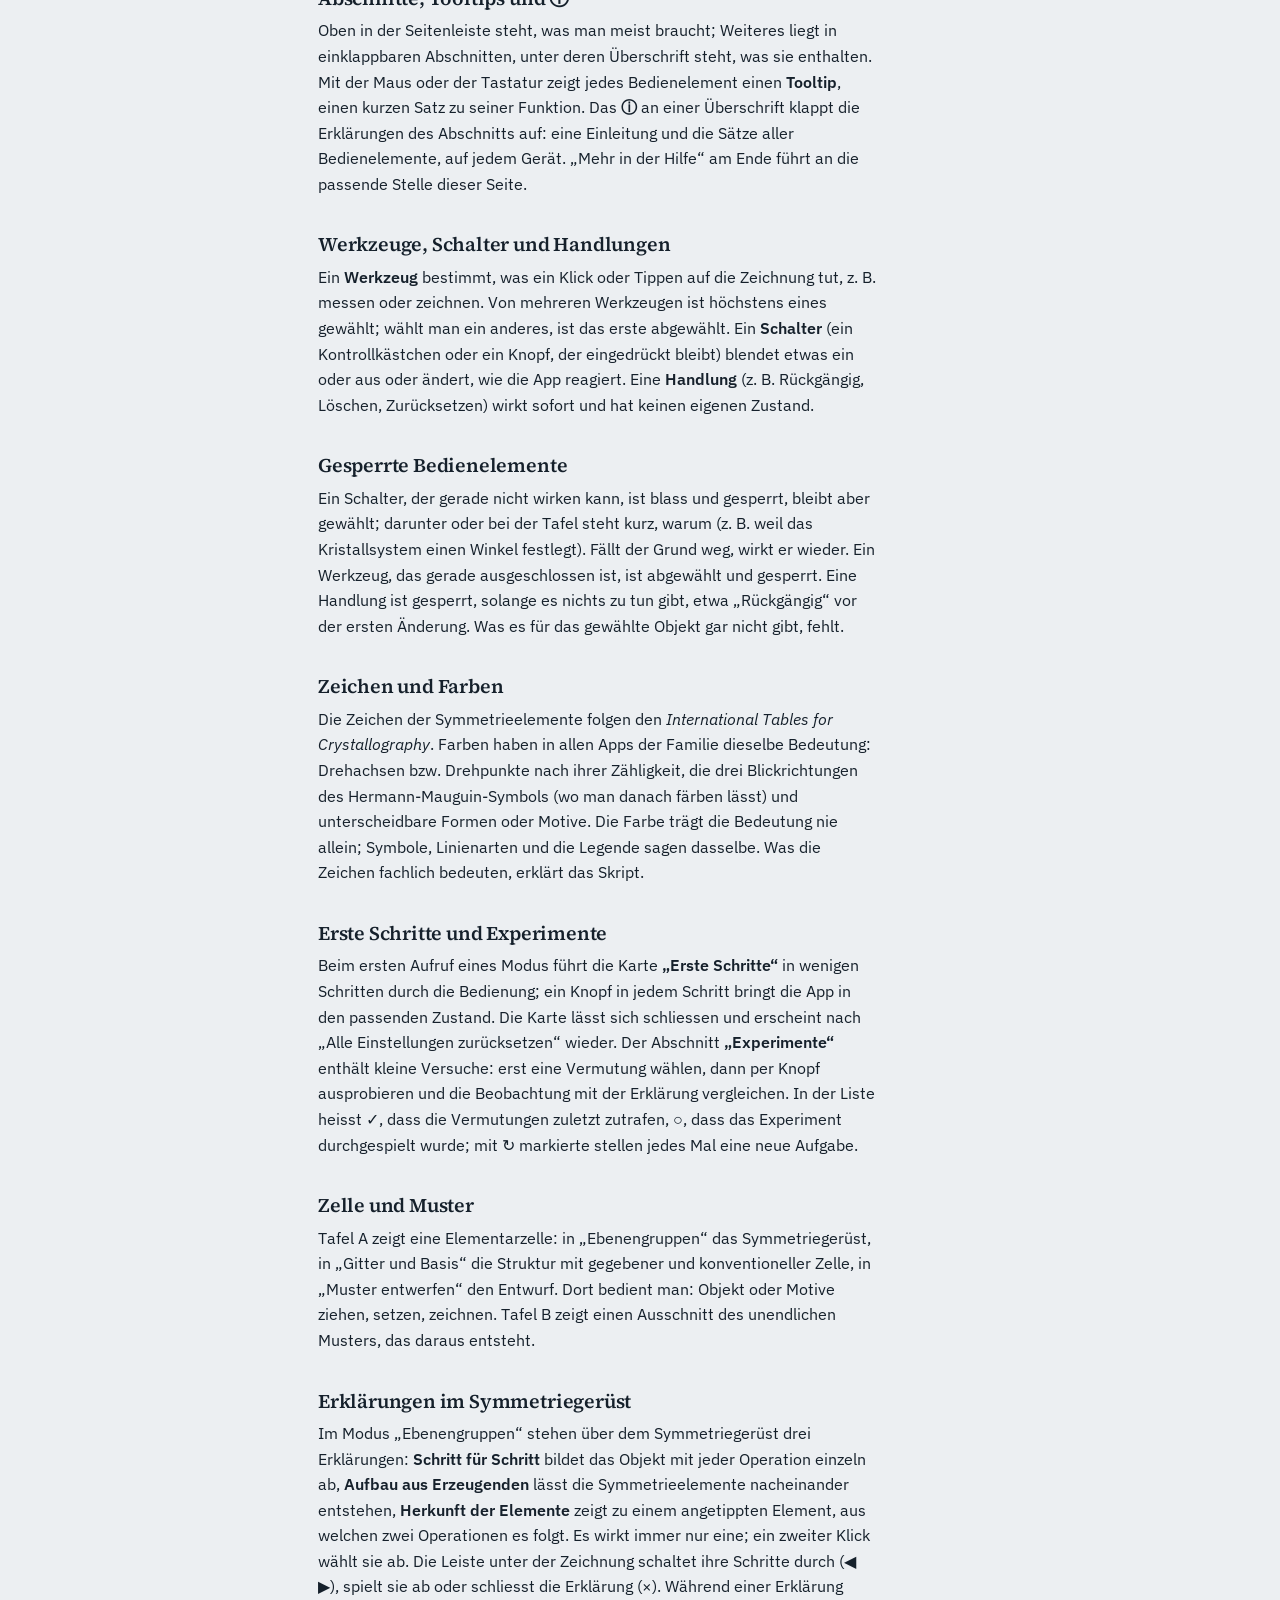
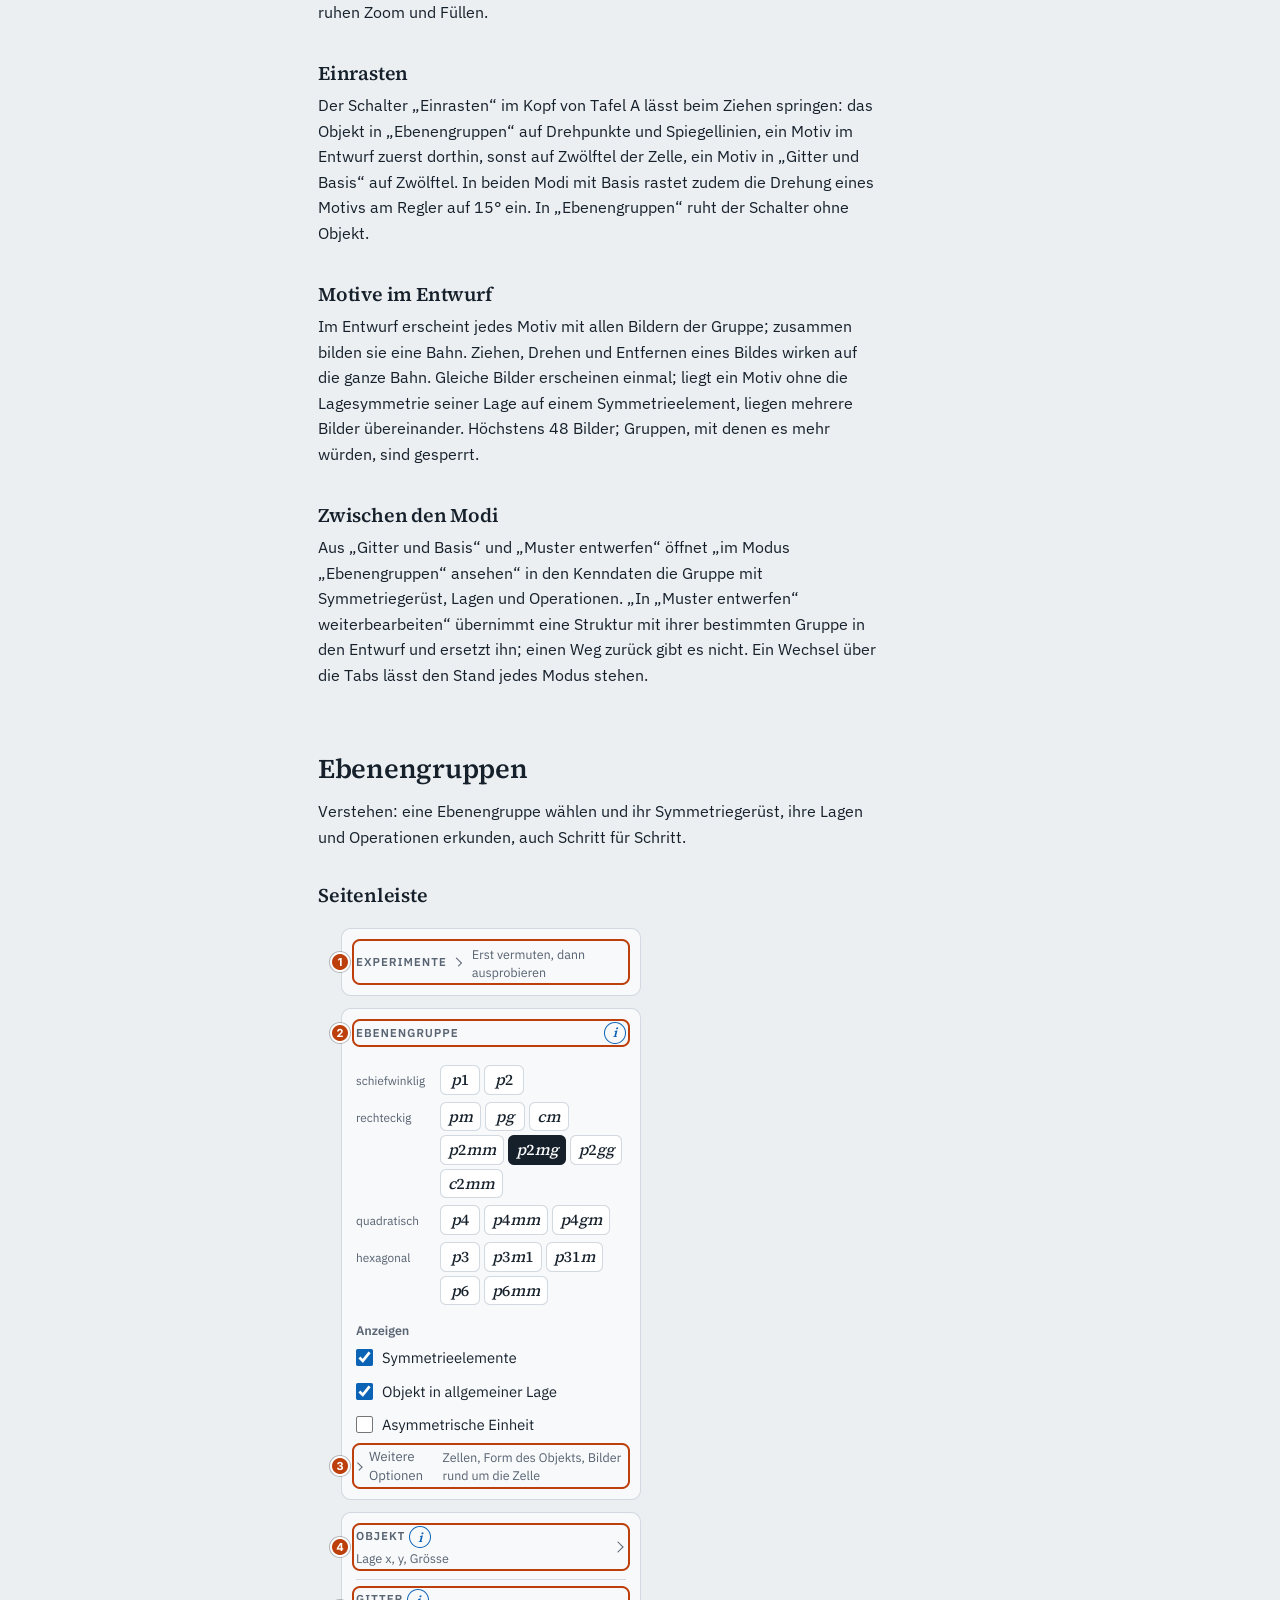
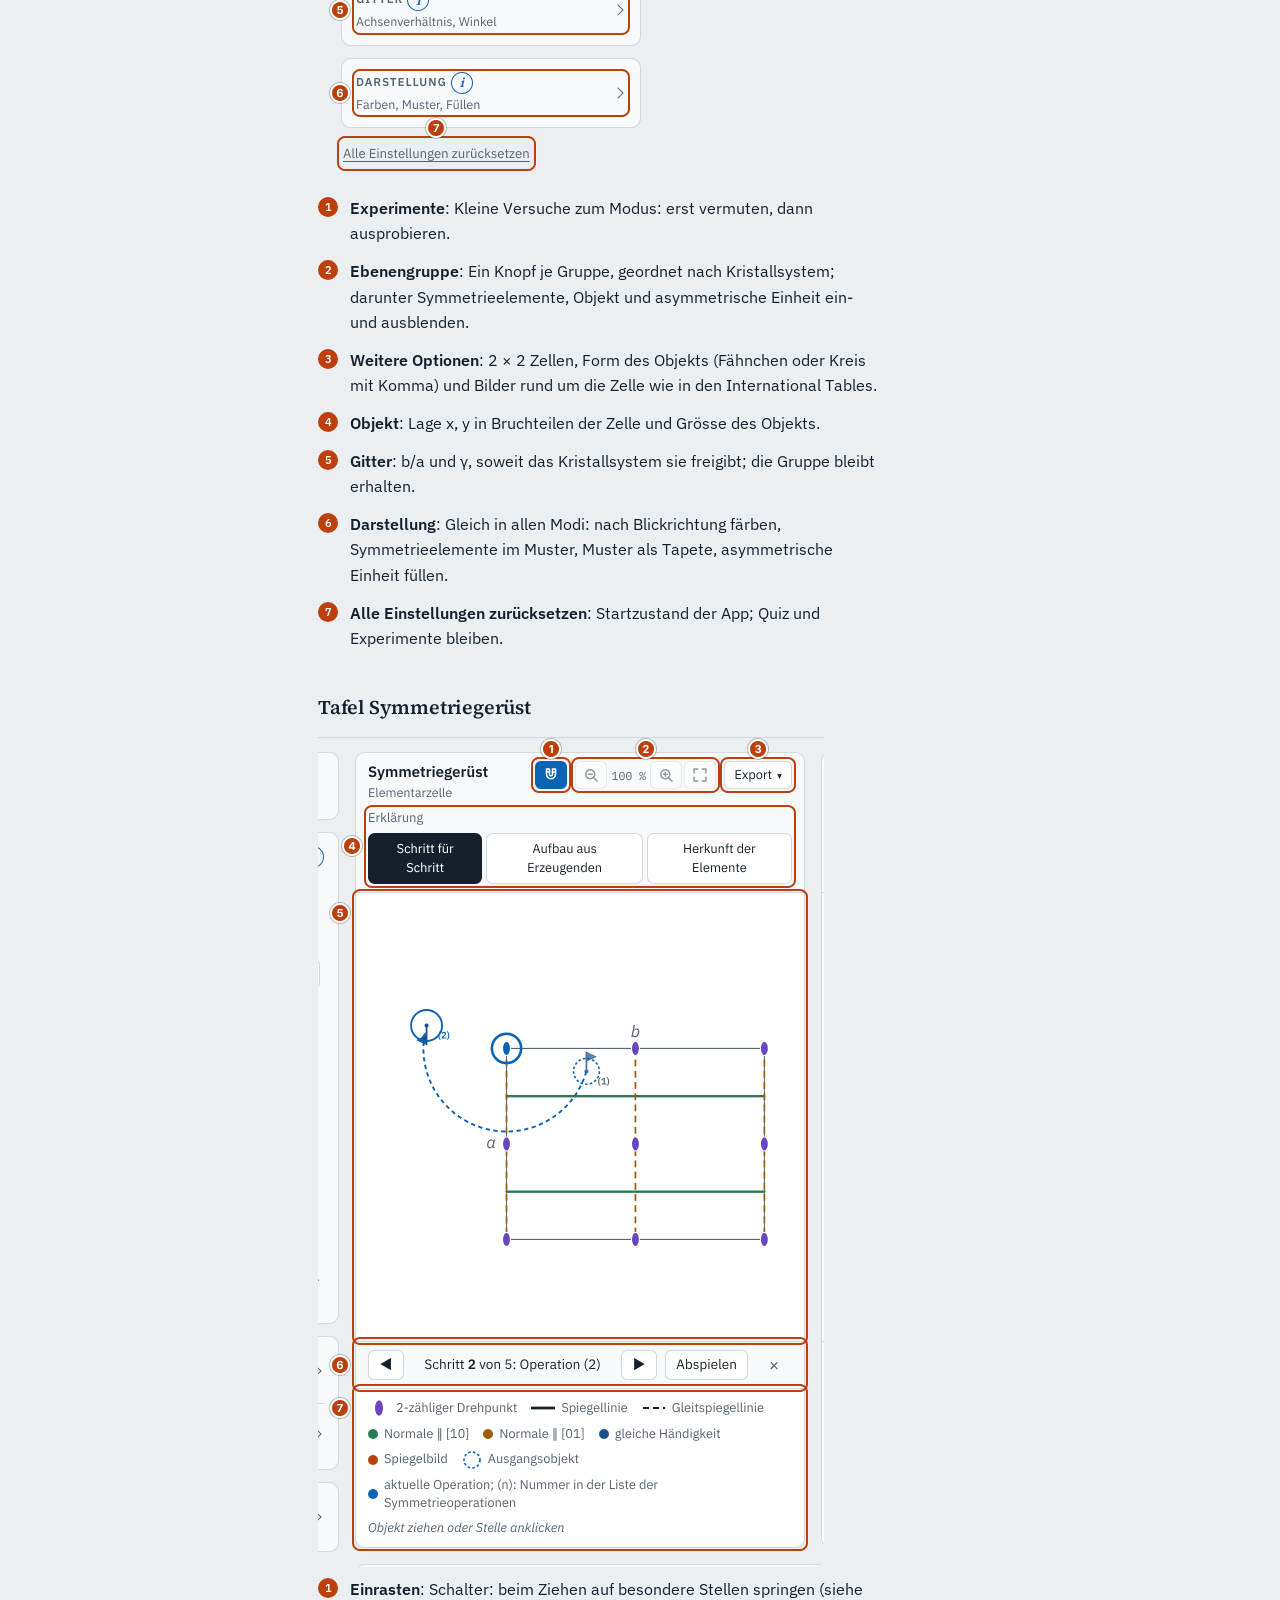
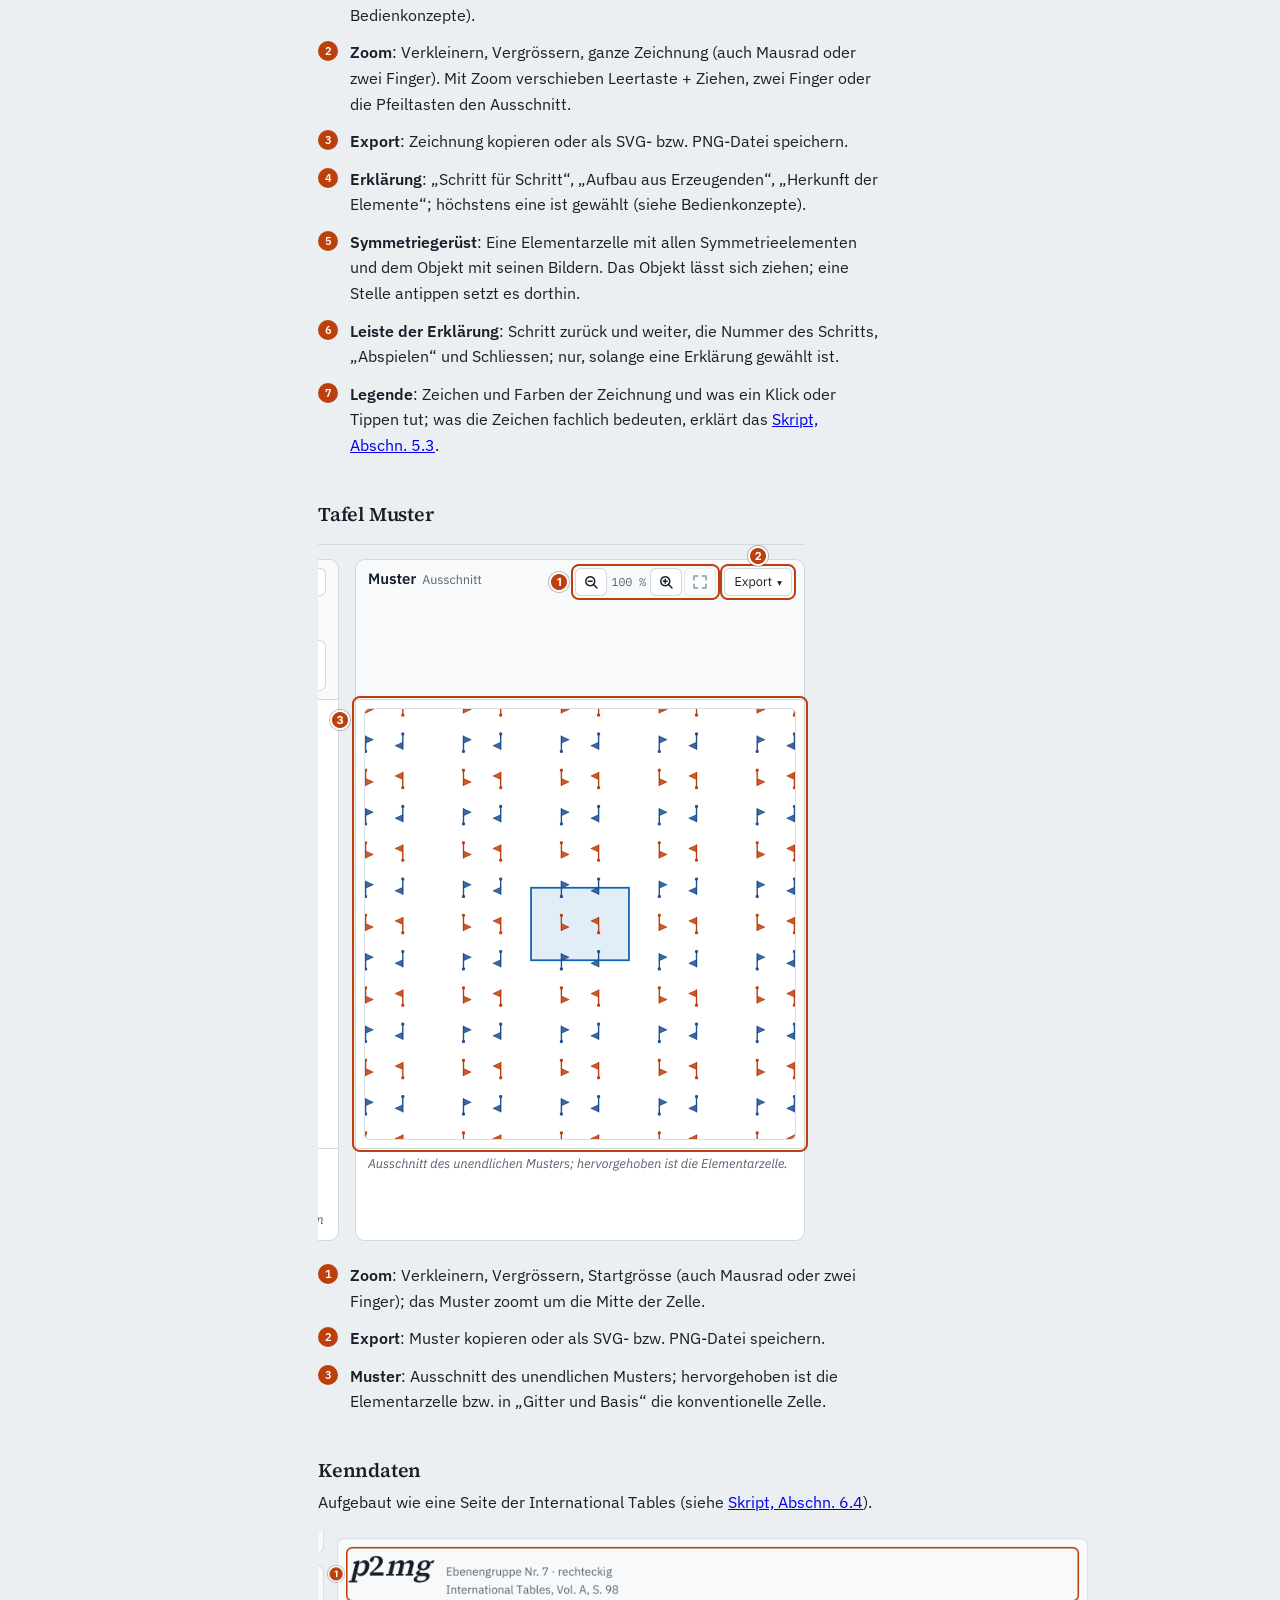
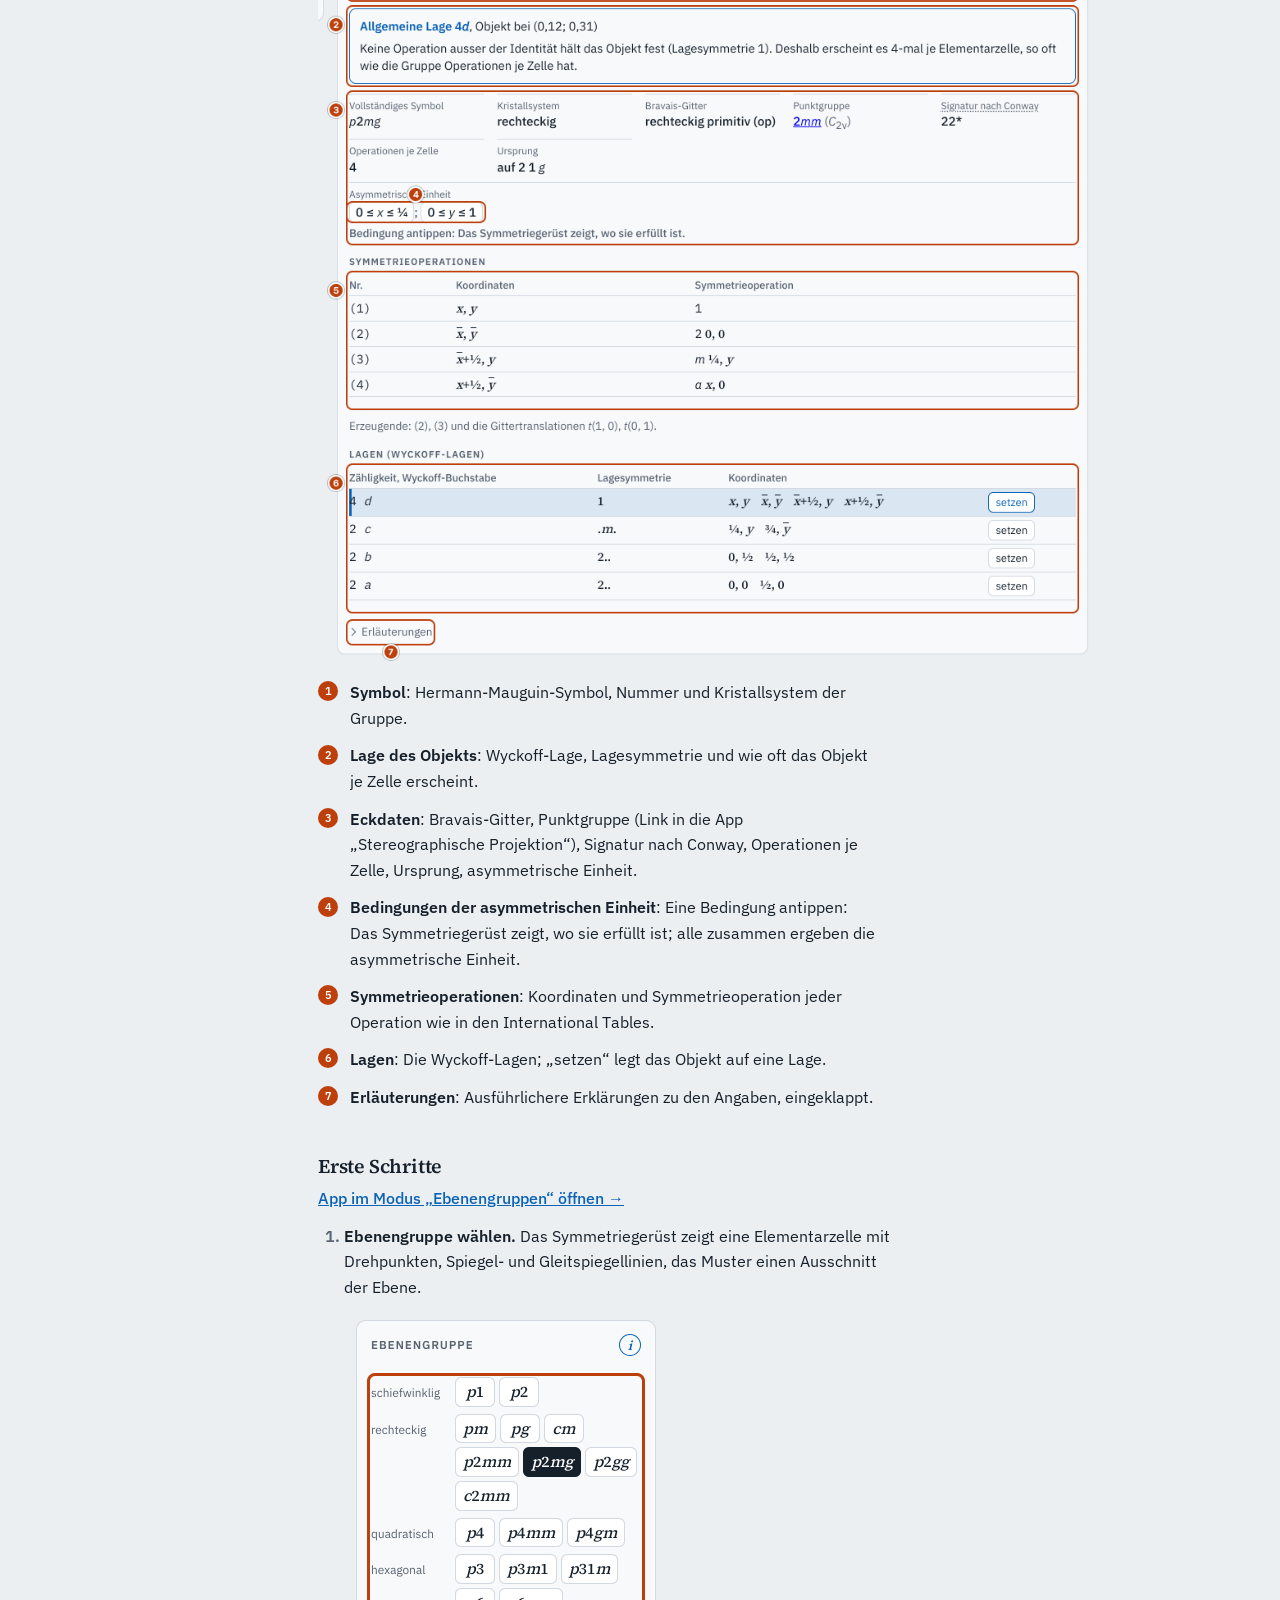
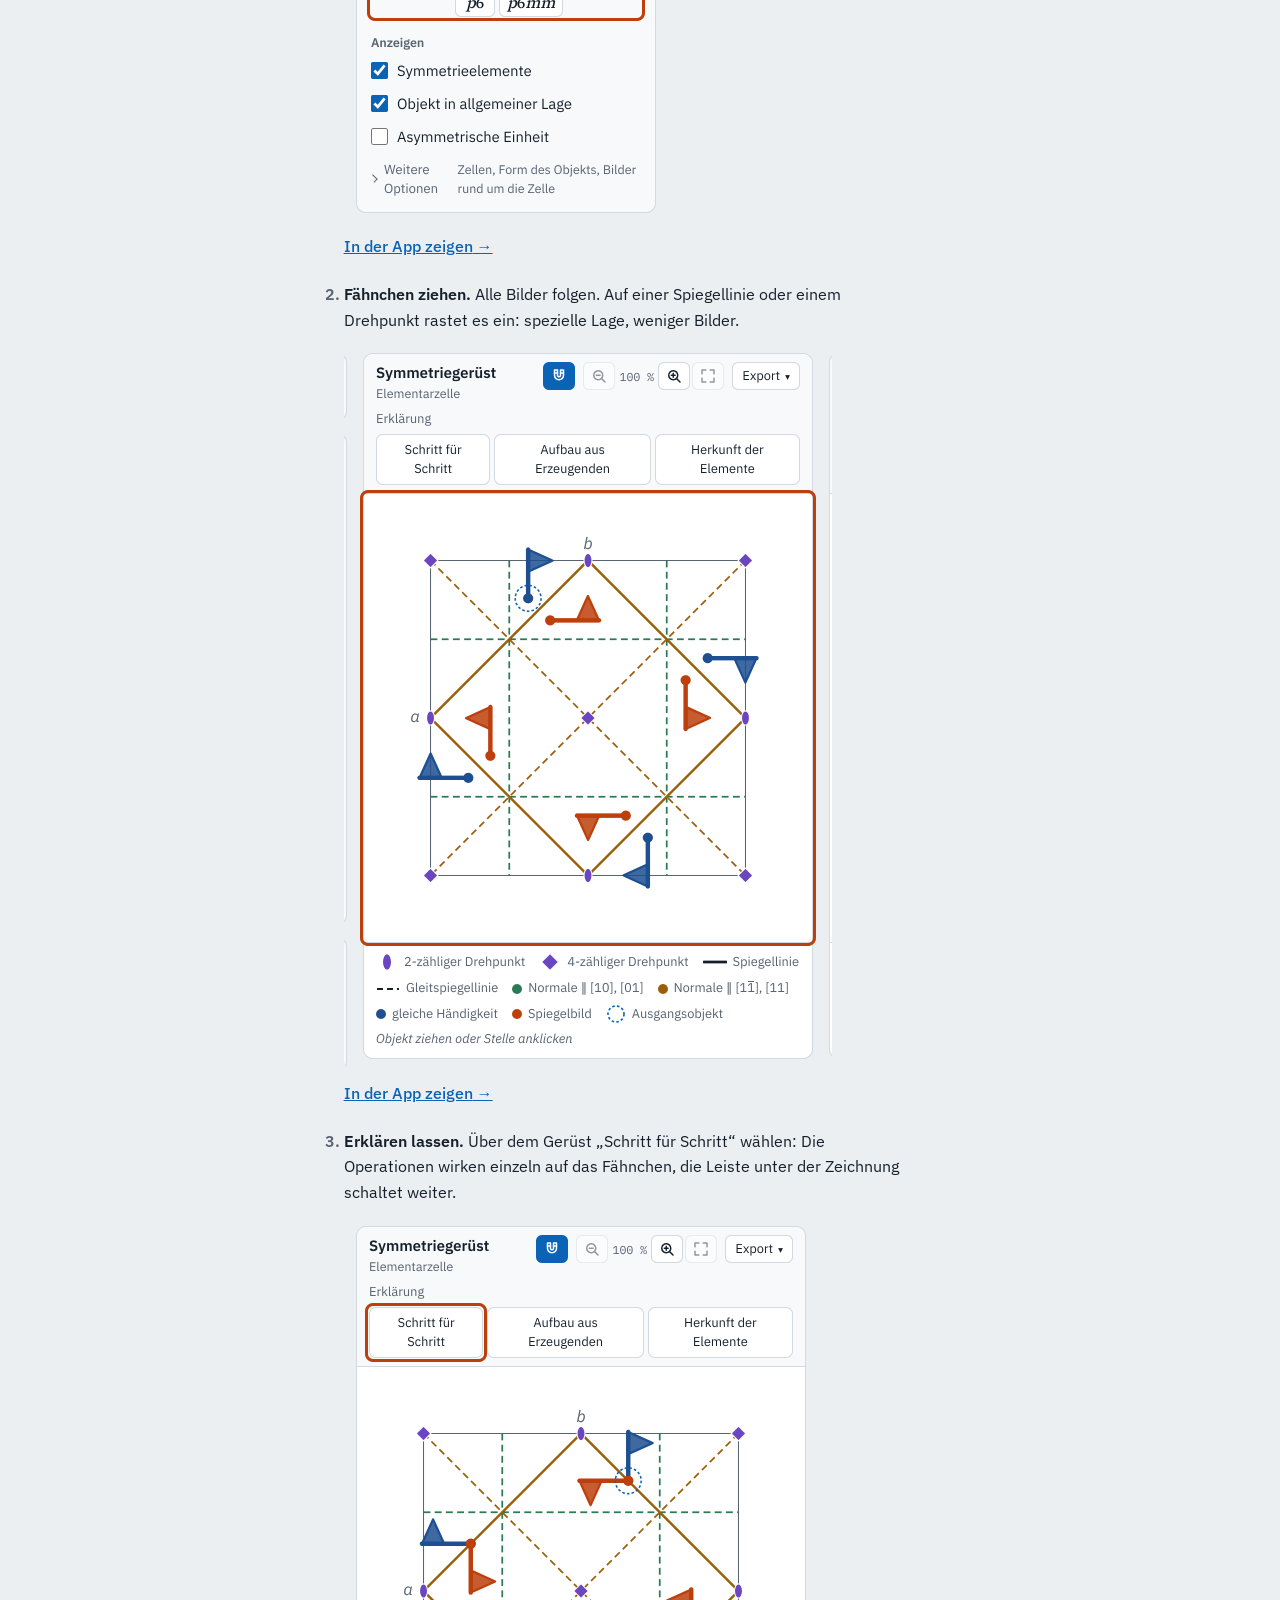
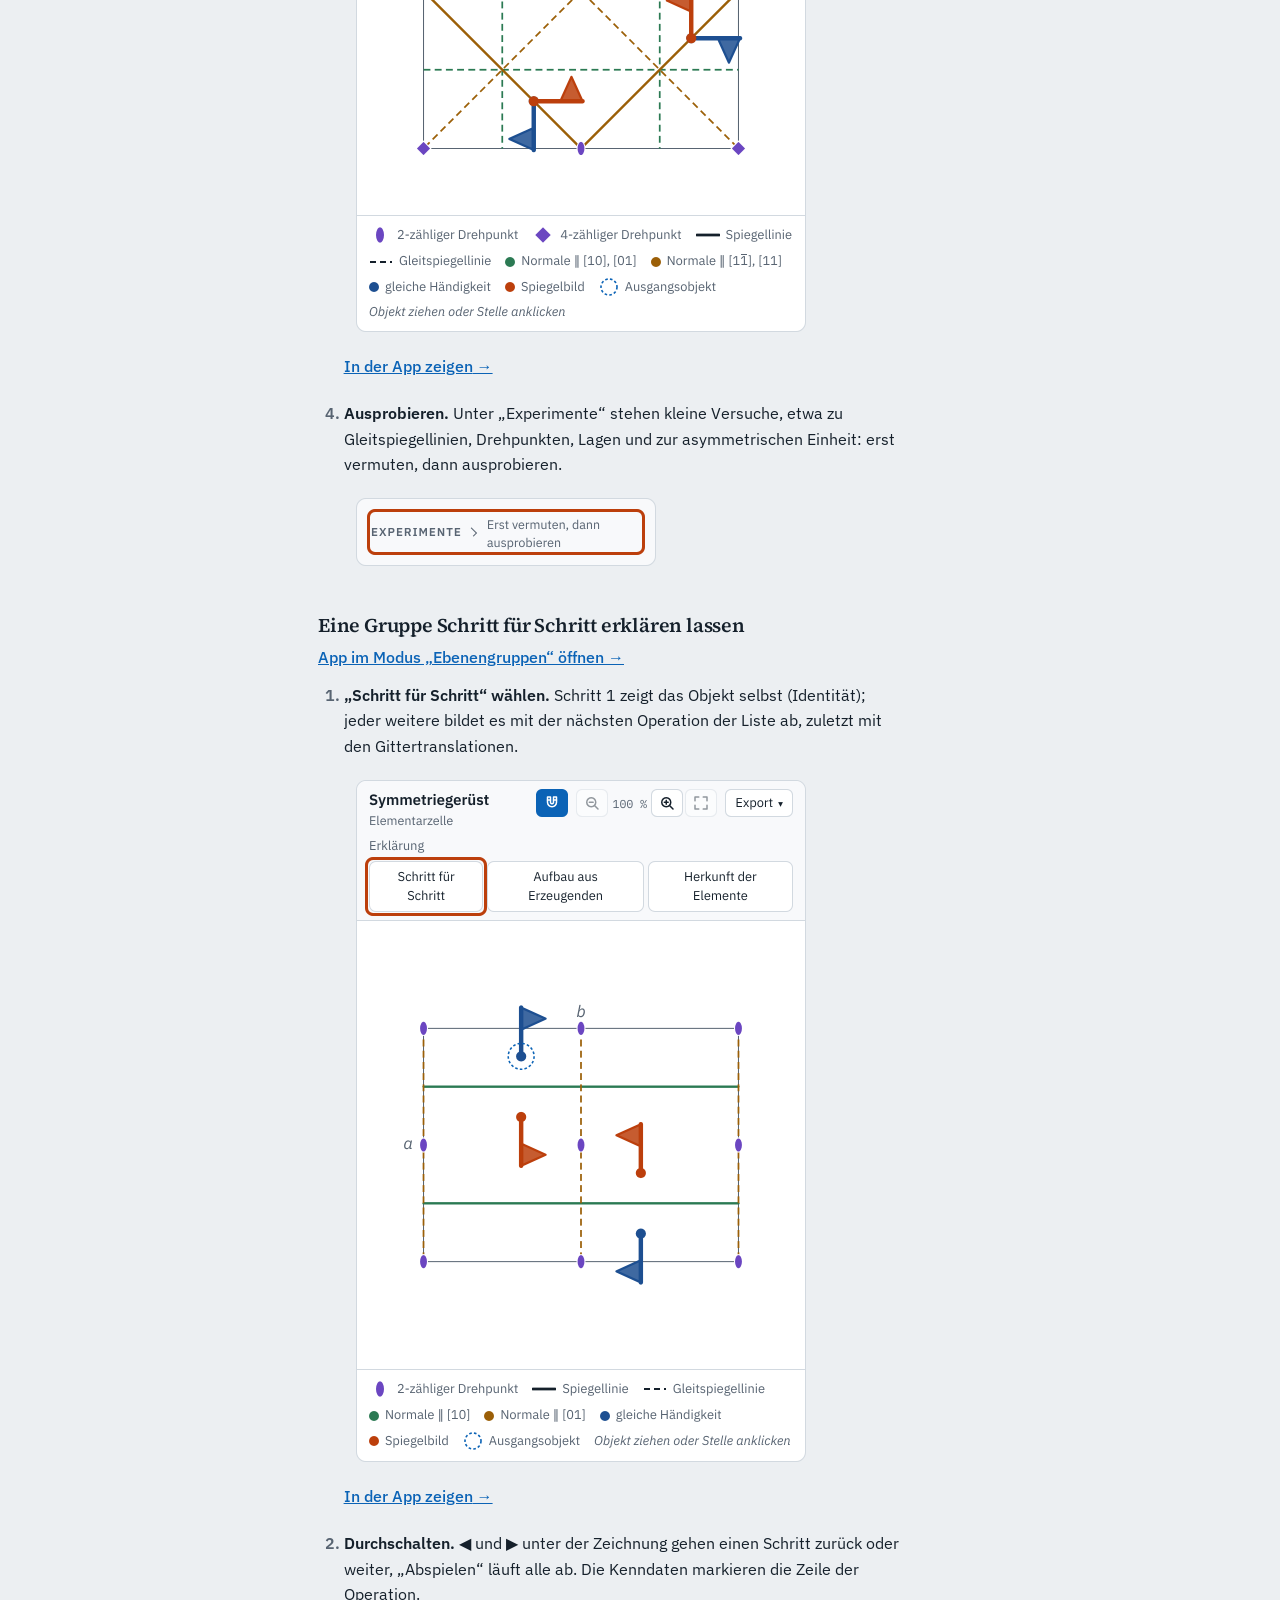
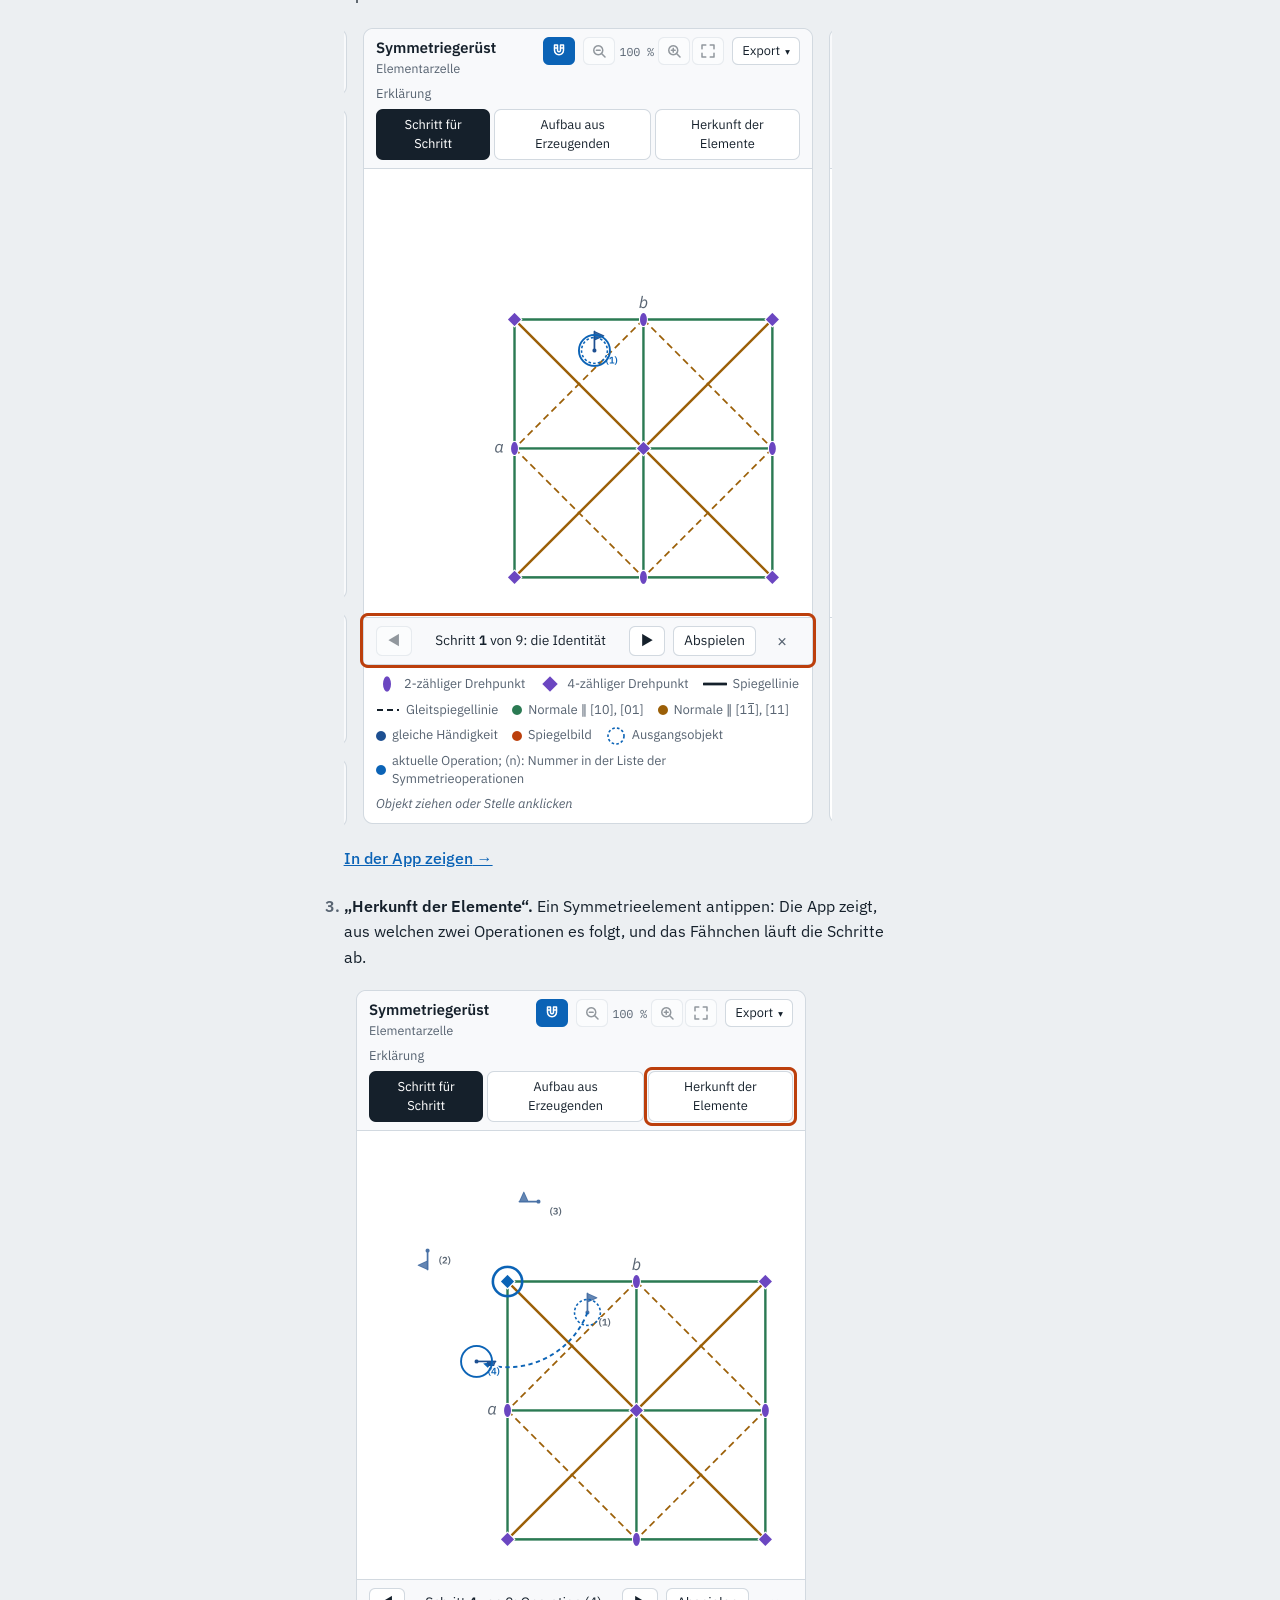
<file: hilfe.html>
<!doctype html>
<html lang="de">
<head>
<meta charset="utf-8">
<meta name="viewport" content="width=device-width, initial-scale=1, viewport-fit=cover">
<title>Hilfe: Symmetrie in der Ebene – die 17 Ebenengruppen</title>
<meta name="description" content="Was man mit der App „Symmetrie in der Ebene“ machen kann und wie: Anleitungen Schritt für Schritt und Experimente.">
<!-- Auffindbarkeit (Leitfaden Abschn. 9): Titel und Beschreibung stehen gleich in Open Graph und JSON-LD (Test). -->
<link rel="canonical" href="https://manganite.github.io/plane-groups/hilfe.html">
<meta property="og:type" content="website">
<meta property="og:locale" content="de_CH">
<meta property="og:site_name" content="Symmetrie in der Ebene">
<meta property="og:title" content="Hilfe: Symmetrie in der Ebene – die 17 Ebenengruppen">
<meta property="og:description" content="Was man mit der App „Symmetrie in der Ebene“ machen kann und wie: Anleitungen Schritt für Schritt und Experimente.">
<meta property="og:url" content="https://manganite.github.io/plane-groups/hilfe.html">
<meta property="og:image" content="https://manganite.github.io/plane-groups/icons/vorschau.png">
<script type="application/ld+json">
{
  "@context": "https://schema.org",
  "@type": "LearningResource",
  "name": "Hilfe: Symmetrie in der Ebene – die 17 Ebenengruppen",
  "description": "Was man mit der App „Symmetrie in der Ebene“ machen kann und wie: Anleitungen Schritt für Schritt und Experimente.",
  "url": "https://manganite.github.io/plane-groups/hilfe.html",
  "inLanguage": "de",
  "learningResourceType": "Anleitung",
  "educationalLevel": "Hochschule: Einführung in die Kristallographie",
  "isAccessibleForFree": true,
  "license": "https://opensource.org/licenses/MIT",
  "author": {
    "@type": "Person",
    "name": "Thomas Lottermoser",
    "affiliation": {
      "@type": "CollegeOrUniversity",
      "name": "ETH Zürich"
    }
  },
  "isPartOf": {
    "@type": "WebSite",
    "name": "Thomas Lottermoser – Web-Apps zu Kristallographie, nichtlinearer Optik und Simulation",
    "url": "https://manganite.github.io/de/"
  }
}
</script>
<link rel="icon" href="icons/favicon.ico" sizes="any">
<link rel="icon" href="icons/favicon.svg" type="image/svg+xml">
<link rel="apple-touch-icon" href="icons/apple-touch-icon.png">
<link rel="manifest" href="manifest.webmanifest">
<meta name="theme-color" content="#eceff2" media="(prefers-color-scheme: light)">
<meta name="theme-color" content="#0e1318" media="(prefers-color-scheme: dark)">
<link rel="stylesheet" href="lib/common/fonts/fonts.css">
<link rel="stylesheet" href="lib/common/css/base.css">
<link rel="stylesheet" href="lib/common/css/skript.css">
<link rel="stylesheet" href="lib/common/css/hilfe.css">
</head>
<body>
<header class="top">
  <div class="brand">
    <h1>Symmetrie in der Ebene</h1>
    <p>Hilfe: was man mit der App machen kann</p>
  </div>
  <div class="headtools">
    <a class="linkcopy" href="skript.html">Skript</a>
    <a class="linkcopy" href="quiz.html">Quiz</a>
    <a class="linkcopy" href="index.html">Zur App</a>
  </div>
</header>

<div class="page">
  <nav class="toc" aria-label="Inhalt">
    <div class="card">
      <details open>
        <summary>Inhalt</summary>
        <div id="hilfe-inhalt"></div>
      </details>
    </div>
  </nav>

  <main>
  <article id="hilfe">
    <div class="box aufbau">
      <h4>So ist die Hilfe aufgebaut</h4>
      <p>Zuerst ein Überblick über die App und die Bedienkonzepte, die überall gelten. Danach je Modus zum Nachschlagen,
        was Seitenleiste, Tafeln und Kenndaten enthalten (die Nummern im Bild entsprechen der Liste darunter), Anleitungen
        Schritt für Schritt und die Experimente. Am Ende typische Fragen und was man zu Link, Speicher, offline und den
        Geräten wissen muss. „In der App zeigen“ öffnet die App im passenden Zustand. Die Fachbegriffe erklärt das
        <a href="skript.html">Skript</a>.</p>
    </div>
  </article>
  </main>
</div>

<footer>
  Hilfe zu „Symmetrie in der Ebene“, Version <span data-version></span>. Bilder mit der App erzeugt.
  <a href="index.html">Zur App</a> · <a href="https://github.com/manganite/plane-groups">Quellcode</a>
</footer>

<script type="module" src="js/hilfe.js"></script>
</body>
</html>
</file>
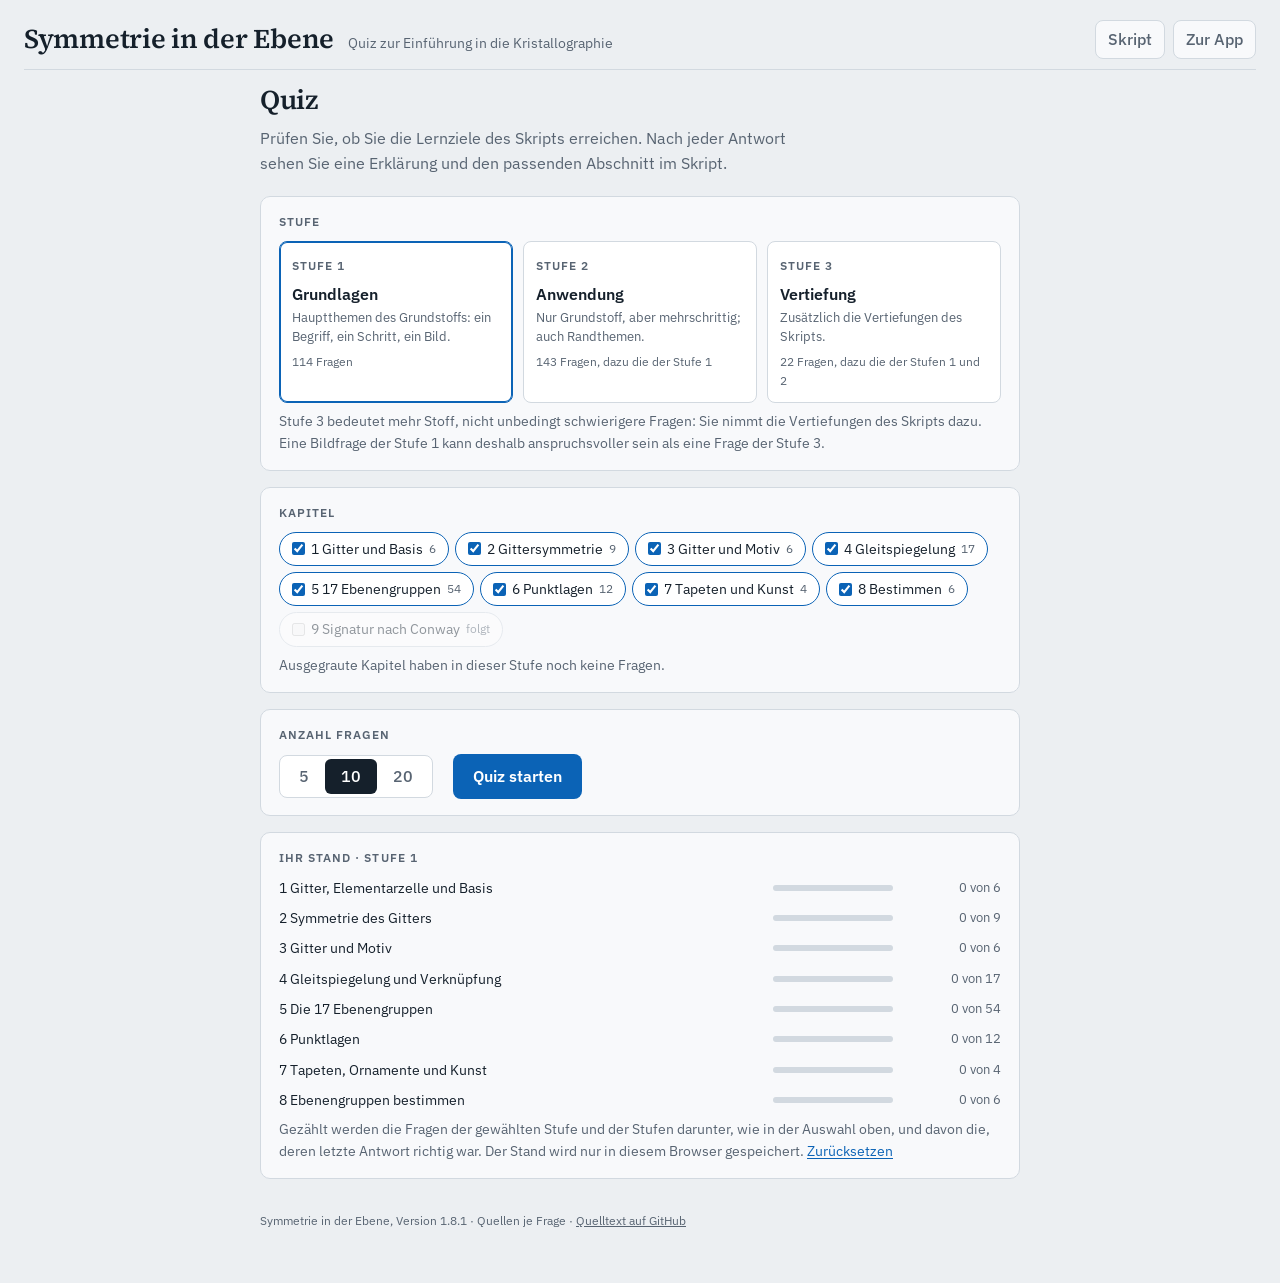
<file: quiz.html>
<!doctype html>
<html lang="de">
<head>
<meta charset="utf-8">
<meta name="viewport" content="width=device-width, initial-scale=1, viewport-fit=cover">
<title>Quiz: Symmetrie in der Ebene – die 17 Ebenengruppen</title>
<meta name="description" content="Quiz zum Skript „Symmetrie in der Ebene“: Gitter und Motiv, Gittersymmetrie, Gleitspiegelung, die 17 Ebenengruppen und ihre Bestimmung, Punktlagen, Kunst.">
<!-- Auffindbarkeit (Leitfaden Abschn. 9): Titel und Beschreibung stehen gleich in Open Graph und JSON-LD (Test). -->
<link rel="canonical" href="https://manganite.github.io/plane-groups/quiz.html">
<meta property="og:type" content="website">
<meta property="og:locale" content="de_CH">
<meta property="og:site_name" content="Symmetrie in der Ebene">
<meta property="og:title" content="Quiz: Symmetrie in der Ebene – die 17 Ebenengruppen">
<meta property="og:description" content="Quiz zum Skript „Symmetrie in der Ebene“: Gitter und Motiv, Gittersymmetrie, Gleitspiegelung, die 17 Ebenengruppen und ihre Bestimmung, Punktlagen, Kunst.">
<meta property="og:url" content="https://manganite.github.io/plane-groups/quiz.html">
<meta property="og:image" content="https://manganite.github.io/plane-groups/icons/vorschau.png">
<script type="application/ld+json">
{
  "@context": "https://schema.org",
  "@type": "LearningResource",
  "name": "Quiz: Symmetrie in der Ebene – die 17 Ebenengruppen",
  "description": "Quiz zum Skript „Symmetrie in der Ebene“: Gitter und Motiv, Gittersymmetrie, Gleitspiegelung, die 17 Ebenengruppen und ihre Bestimmung, Punktlagen, Kunst.",
  "url": "https://manganite.github.io/plane-groups/quiz.html",
  "inLanguage": "de",
  "learningResourceType": "Quiz",
  "educationalLevel": "Hochschule: Einführung in die Kristallographie",
  "isAccessibleForFree": true,
  "license": "https://opensource.org/licenses/MIT",
  "author": {
    "@type": "Person",
    "name": "Thomas Lottermoser",
    "affiliation": {
      "@type": "CollegeOrUniversity",
      "name": "ETH Zürich"
    }
  },
  "isPartOf": {
    "@type": "WebSite",
    "name": "Thomas Lottermoser – Web-Apps zu Kristallographie, nichtlinearer Optik und Simulation",
    "url": "https://manganite.github.io/de/"
  }
}
</script>
<link rel="icon" href="icons/favicon.ico" sizes="any">
<link rel="icon" href="icons/favicon.svg" type="image/svg+xml">
<link rel="apple-touch-icon" href="icons/apple-touch-icon.png">
<link rel="manifest" href="manifest.webmanifest">
<meta name="theme-color" content="#eceff2" media="(prefers-color-scheme: light)">
<meta name="theme-color" content="#0e1318" media="(prefers-color-scheme: dark)">
<link rel="stylesheet" href="lib/common/fonts/fonts.css">
<link rel="stylesheet" href="lib/common/css/base.css">
<link rel="stylesheet" href="lib/common/css/quiz.css">
</head>
<body>
<header class="top">
  <div class="brand">
    <h1>Symmetrie in der Ebene</h1>
    <p>Quiz zur Einführung in die Kristallographie</p>
  </div>
  <div class="headtools">
    <a class="linkcopy" href="skript.html">Skript</a>
    <a class="linkcopy" href="index.html">Zur App</a>
  </div>
</header>

<main class="quiz">
  <!-- Auswahl -->
  <section id="start" aria-labelledby="start-title">
    <h2 id="start-title">Quiz</h2>
    <p class="lead">Prüfen Sie, ob Sie die Lernziele des Skripts erreichen. Nach jeder Antwort sehen Sie eine Erklärung und den passenden Abschnitt im Skript.</p>
    <div class="card leer" id="leer" hidden>
      <h3>Noch keine Fragen</h3>
      <p>Die Fragen werden gerade geprüft und erscheinen hier, sobald sie freigegeben sind.</p>
    </div>
    <form id="auswahl">
      <fieldset class="card">
        <legend class="sr">Stufe</legend>
        <h3>Stufe</h3>
        <div class="stufen" id="stufen"></div>
        <p class="hint">Stufe 3 bedeutet mehr Stoff, nicht unbedingt schwierigere Fragen: Sie nimmt die Vertiefungen des Skripts dazu. Eine Bildfrage der Stufe 1 kann deshalb anspruchsvoller sein als eine Frage der Stufe 3.</p>
      </fieldset>
      <fieldset class="card">
        <legend class="sr">Kapitel</legend>
        <h3>Kapitel</h3>
        <div class="chips" id="kapitel"></div>
        <p class="hint">Ausgegraute Kapitel haben in dieser Stufe noch keine Fragen.</p>
      </fieldset>
      <div class="card">
        <h3>Anzahl Fragen</h3>
        <div class="row">
          <div class="seg" role="radiogroup" aria-label="Anzahl Fragen">
            <label><input type="radio" name="anzahl" value="5"><span>5</span></label>
            <label><input type="radio" name="anzahl" value="10" checked><span>10</span></label>
            <label><input type="radio" name="anzahl" value="20"><span>20</span></label>
          </div>
          <button class="btn" type="submit" id="los">Quiz starten</button>
        </div>
      </div>
    </form>
    <div class="vorschau" id="vorschau" hidden>
      <label class="schalter"><input type="checkbox" id="entwurf-schalter"> Auch ungeprüfte Fragen zeigen</label>
      <p class="hint" id="entwurf-hinweis"></p>
    </div>
    <div class="card" id="stand-card">
      <h3>Ihr Stand · <span id="stand-stufe"></span></h3>
      <ul class="stand" id="stand"></ul>
      <p class="hint">Gezählt werden die Fragen der gewählten Stufe und der Stufen darunter, wie in der Auswahl oben, und davon die, deren letzte Antwort richtig war. Der Stand wird nur in diesem Browser gespeichert. <button class="linkbtn" type="button" id="reset">Zurücksetzen</button></p>
    </div>
  </section>

  <!-- Frage -->
  <section id="frage-view" hidden aria-live="polite">
    <div class="kopf">
      <div class="fort" aria-hidden="true"><i id="fort"></i></div>
      <span id="zaehler"></span>
      <span class="tag" id="tag-kap"></span>
      <span class="tag" id="tag-stufe"></span>
      <span class="tag entwurf" id="tag-entwurf" hidden>Entwurf</span>
      <button class="linkbtn abbrechen" type="button" id="abbrechen">Quiz beenden</button>
    </div>
    <p class="frage" id="frage"></p>
    <p class="mehrfach-hinweis" id="mehrfach" hidden>Mehrere Antworten können richtig sein. Wählen Sie alle zutreffenden aus.</p>
    <figure class="bild" id="bild" hidden><div class="fig-art"></div></figure>
    <ul class="antworten" id="antworten"></ul>
    <div class="aktionen">
      <button class="btn" type="button" id="pruefen" hidden>Antwort prüfen</button>
    </div>
    <div class="rueck" id="rueck" hidden>
      <h3 id="urteil"></h3>
      <div class="warum" id="warum"></div>
      <p id="erklaerung"></p>
      <p class="lernziel" id="lernziel"></p>
      <p class="links" id="links"></p>
      <p class="quelle" id="quelle"></p>
      <div class="aktionen"><button class="btn" type="button" id="weiter">Weiter</button></div>
    </div>
  </section>

  <!-- Auswertung -->
  <section id="ende" hidden aria-labelledby="ende-title">
    <h2 id="ende-title">Auswertung</h2>
    <div class="card">
      <p class="ergebnis" id="ergebnis"></p>
      <ul class="stand" id="ende-kap"></ul>
    </div>
    <div class="card" id="falsch-card">
      <h3>Zum Nachlesen</h3>
      <ol class="falschliste" id="falschliste"></ol>
    </div>
    <div class="row">
      <button class="btn" type="button" id="wiederholen">Falsch beantwortete wiederholen</button>
      <button class="btn zweit" type="button" id="neu">Neues Quiz</button>
    </div>
  </section>
</main>

<footer>
  <p>Symmetrie in der Ebene, Version <span data-version></span> · Quellen je Frage · <a href="https://github.com/manganite/crystallography-common">Quelltext auf GitHub</a></p>
</footer>
<script type="module" src="js/quiz.js"></script>
</body>
</html>
</file>
<file: lib/common/fonts/fonts.css>
/* Selbst gehostete Schriften (OFL-1.1, siehe LICENSE-*.txt); Quelle: npm-Pakete @fontsource/* */
/* ibm-plex-sans-latin-400-normal */
@font-face {
  font-family: 'IBM Plex Sans';
  font-style: normal;
  font-display: swap;
  font-weight: 400;
  src: url(ibm-plex-sans-latin-400-normal.woff2) format('woff2');
}
/* ibm-plex-sans-latin-400-italic */
@font-face {
  font-family: 'IBM Plex Sans';
  font-style: italic;
  font-display: swap;
  font-weight: 400;
  src: url(ibm-plex-sans-latin-400-italic.woff2) format('woff2');
}
/* ibm-plex-sans-latin-500-normal */
@font-face {
  font-family: 'IBM Plex Sans';
  font-style: normal;
  font-display: swap;
  font-weight: 500;
  src: url(ibm-plex-sans-latin-500-normal.woff2) format('woff2');
}
/* ibm-plex-sans-latin-600-normal */
@font-face {
  font-family: 'IBM Plex Sans';
  font-style: normal;
  font-display: swap;
  font-weight: 600;
  src: url(ibm-plex-sans-latin-600-normal.woff2) format('woff2');
}
/* ibm-plex-sans-greek-400-normal */
@font-face {
  font-family: 'IBM Plex Sans';
  font-style: normal;
  font-display: swap;
  font-weight: 400;
  src: url(ibm-plex-sans-greek-400-normal.woff2) format('woff2');
}
/* ibm-plex-sans-greek-400-italic */
@font-face {
  font-family: 'IBM Plex Sans';
  font-style: italic;
  font-display: swap;
  font-weight: 400;
  src: url(ibm-plex-sans-greek-400-italic.woff2) format('woff2');
}
/* ibm-plex-sans-greek-500-normal */
@font-face {
  font-family: 'IBM Plex Sans';
  font-style: normal;
  font-display: swap;
  font-weight: 500;
  src: url(ibm-plex-sans-greek-500-normal.woff2) format('woff2');
}
/* ibm-plex-sans-greek-600-normal */
@font-face {
  font-family: 'IBM Plex Sans';
  font-style: normal;
  font-display: swap;
  font-weight: 600;
  src: url(ibm-plex-sans-greek-600-normal.woff2) format('woff2');
}
/* ibm-plex-mono-latin-400-normal */
@font-face {
  font-family: 'IBM Plex Mono';
  font-style: normal;
  font-display: swap;
  font-weight: 400;
  src: url(ibm-plex-mono-latin-400-normal.woff2) format('woff2');
}
/* ibm-plex-mono-latin-500-normal */
@font-face {
  font-family: 'IBM Plex Mono';
  font-style: normal;
  font-display: swap;
  font-weight: 500;
  src: url(ibm-plex-mono-latin-500-normal.woff2) format('woff2');
}
/* source-serif-4-latin-500-normal */
@font-face {
  font-family: 'Source Serif 4';
  font-style: normal;
  font-display: swap;
  font-weight: 500;
  src: url(source-serif-4-latin-500-normal.woff2) format('woff2');
}
/* source-serif-4-latin-600-normal */
@font-face {
  font-family: 'Source Serif 4';
  font-style: normal;
  font-display: swap;
  font-weight: 600;
  src: url(source-serif-4-latin-600-normal.woff2) format('woff2');
}
</file>
<file: lib/common/css/base.css>
/* Gemeinsame Grundlage aller Seiten der App-Familie (App, Skript, Quiz): Farben (hell/dunkel),
   Schriften, Grundtypografie und Kopfzeile. Seitentypen ergänzen app.css, skript.css bzw. quiz.css. */
/* .theme-light: helle Farben auch im Dunkelmodus (z. B. für den Export als Bild: die App liest die Farben
   über getComputedStyle an einem Element mit dieser Klasse). */
/* Farben der Symmetrie (für alle Apps gleich): ax2–ax6 Drehachsen nach Zähligkeit, dir1–dir3 die
   Blickrichtungen (Positionen im Hermann-Mauguin-Symbol), fc0–fc7 Farben für Formen bzw. Objekte. */
:root, .theme-light {
  --bg: #eceff2;
  --surface: #f8f9fb;
  --paper: #ffffff;
  --ink: #15202b;
  --muted: #586472;
  --line: #d2d9e0;
  --field: #808b96; /* Grenze von Eingabefeldern (select), 3 : 1 nach WCAG 1.4.11 */
  --accent: #0b63b6;
  --accent2: #bc3f0c;
  --upper: #1d4f91;
  --mirror: #0b63b6;
  --net: #9aa6b2;
  --ray: #d97706;
  --crystal: #a9cbe8;
  --crystal2: #cfd9e3;
  --edge: #1b2a3a;
  --normal: #0b63b6;
  --ax2: #2b7a53;
  --ax3: #b7791f;
  --ax4: #6b46c1;
  --ax6: #c53030;
  /* Blickrichtungen (Positionen im Hermann-Mauguin-Symbol) */
  --dir1: #6b46c1;
  --dir2: #2b7a53;
  --dir3: #9b5f07;
  /* Formfarben der Beispielkristalle: bewusst verschieden von den Blickrichtungsfarben (dir1–3) */
  --fc0: #2b6cb0; --fc1: #c53030; --fc2: #b83280; --fc3: #2c7a7b; --fc4: #b6581a; --fc5: #6d7910; --fc6: #8b5a2b; --fc7: #667488;
  --font-display: 'Source Serif 4', 'Georgia', 'Times New Roman', serif;
  --font-ui: 'IBM Plex Sans', 'Helvetica Neue', Arial, sans-serif;
  --font-mono: 'IBM Plex Mono', 'SFMono-Regular', Consolas, monospace;
}
@media (prefers-color-scheme: dark) {
  :root:not([data-theme="light"]) {
    --bg: #0e1318; --surface: #151c23; --paper: #1a222b; --ink: #e5ebf1; --muted: #98a6b4;
    --line: #2a3541; --field: #606d7a; --accent: #4fa3ff; --accent2: #ff8a4c; --upper: #79b0ff; --mirror: #4fa3ff;
    --net: #4b5967; --ray: #f5a524; --crystal: #3f73a8; --crystal2: #4b5d70; --edge: #dbe6f0;
    --normal: #4fa3ff; --ax2: #48bb78; --ax3: #ecc94b; --ax4: #9f7aea; --ax6: #f56565;
    --dir1: #a78bfa; --dir2: #48bb78; --dir3: #e0b341;
    --fc0: #63b3ed; --fc1: #fc8181; --fc2: #f687b3; --fc3: #4fd1c5; --fc4: #f6ad55; --fc5: #c3d04a; --fc6: #d6a26b; --fc7: #a0aec0;
    color-scheme: dark;
  }
}
:root[data-theme="dark"] {
  --bg: #0e1318; --surface: #151c23; --paper: #1a222b; --ink: #e5ebf1; --muted: #98a6b4;
  --line: #2a3541; --field: #606d7a; --accent: #4fa3ff; --accent2: #ff8a4c; --upper: #79b0ff; --mirror: #4fa3ff;
  --net: #4b5967; --ray: #f5a524; --crystal: #3f73a8; --crystal2: #4b5d70; --edge: #dbe6f0;
  --normal: #4fa3ff; --ax2: #48bb78; --ax3: #ecc94b; --ax4: #9f7aea; --ax6: #f56565;
  --dir1: #a78bfa; --dir2: #48bb78; --dir3: #e0b341;
  --fc0: #63b3ed; --fc1: #fc8181; --fc2: #f687b3; --fc3: #4fd1c5; --fc4: #f6ad55; --fc5: #c3d04a; --fc6: #d6a26b; --fc7: #a0aec0;
  color-scheme: dark;
}
* { box-sizing: border-box; }
[hidden] { display: none !important; }
body {
  background: var(--bg); color: var(--ink); font-family: var(--font-ui); font-size: 15px; line-height: 1.45;
  padding-left: max(16px, env(safe-area-inset-left, 0px));
  padding-right: max(16px, env(safe-area-inset-right, 0px));
  padding-block: 0 32px;
}
/* Querstrich (Drehinversion, negative Indizes): knapp über der Ziffer statt auf Höhe der Oberlänge.
   --ovt: Abstand von der Oberkante der Schriftzeile (Plex Sans 0,17 em, Source Serif 0,22 em). */
.ov { position: relative; text-decoration: none; }
/* Für Screenreader: Der Strich ist nur gezeichnet; der Alternativtext „quer“ des ::after trägt die Bedeutung (x̄ wird
   „x quer“ gelesen, #82). Browser ohne Alternativtext in content (vor Chrome 77, Safari 17.4, Firefox 128) zeigen den
   Strich ohne Text. Symbole aus hmHTML/hklHTML haben einen eigenen Ansagetext (role="img"), dort wirkt dies nicht. */
.ov::before { content: ''; position: absolute; left: 0.06em; right: 0.06em; top: var(--ovt, 0.17em); border-top: max(1px, 0.07em) solid currentColor; }
.ov::after { content: ''; content: '' / ' quer '; }
.pgb, .hm-big:not(.form-sym), .dirhm, .brand h1 { --ovt: 0.22em; }
button, select, input { font: inherit; color: inherit; }
:focus-visible { outline: 2px solid var(--accent); outline-offset: 2px; }

/* Kopf */
.top {
  display: flex; flex-wrap: wrap; align-items: center; justify-content: space-between; gap: 8px 24px;
  padding-block: 12px 10px; border-bottom: 1px solid var(--line); margin-bottom: 14px;
  max-width: 1480px; margin-inline: auto;
}
.brand { display: flex; flex-wrap: wrap; align-items: baseline; gap: 2px 14px; }
.brand h1 {
  font-family: var(--font-display); font-weight: 600; font-size: clamp(1.3rem, 1rem + 0.9vw, 1.7rem);
  line-height: 1.1; margin: 0; letter-spacing: -0.01em; text-wrap: balance;
}
.brand p { margin: 0; color: var(--muted); font-size: 0.85rem; }
.tabs { display: inline-flex; border: 1px solid var(--line); border-radius: 8px; padding: 3px; background: var(--surface); }
.tabs button {
  border: 0; background: transparent; padding: 6px 16px; border-radius: 6px; cursor: pointer; font-weight: 500; color: var(--muted);
}
.tabs button[aria-selected="true"] { background: var(--ink); color: var(--paper); }
.top .tabs { margin-left: auto; }
.linkcopy { border: 1px solid var(--line); background: var(--surface); border-radius: 8px; padding: 6px 12px; cursor: pointer; color: var(--muted); font-weight: 500; }
a.linkcopy { text-decoration: none; display: inline-block; }
.linkcopy:hover { color: var(--ink); border-color: var(--muted); }
/* Nur für Screenreader sichtbar (z. B. Ansagen, ergänzender Text) */
.sr { position: absolute; width: 1px; height: 1px; overflow: hidden; clip: rect(0 0 0 0); white-space: nowrap; }
</file>
<file: lib/common/css/app.css>
/* Werkbank der App: Seitenleiste mit Karten und Bedienelementen, Tafeln mit Kopf und Legende,
   Kenndaten, Hilfen (Erste Schritte, Tooltip, ⓘ). */

/* Anordnung der Tafeln (Leitfaden Abschn. 5.1): links die Seitenleiste, rechts zwei gleich grosse Tafeln
   (.p-a, .p-b), darunter die Kenndaten; iPad hochkant untereinander; Telefon eine Tafel oben angeheftet,
   Umschalter .figswitch (body[data-fig="a"|"b"]). */
.layout {
  max-width: 1480px; margin-inline: auto; display: grid; gap: 16px;
  grid-template-columns: 300px minmax(0, 1fr) minmax(0, 1fr);
  grid-template-areas: "side a b" "side info info";
  align-items: start;
}
.figs { display: contents; }
.p-a { grid-area: a; }
.p-b { grid-area: b; }
.info { grid-area: info; }
@media (max-width: 999px) {
  .layout { grid-template-columns: 270px minmax(0, 1fr); grid-template-areas: "side a" "side b" "side info"; }
}
@media (max-width: 719px) {
  .layout { grid-template-columns: minmax(0, 1fr); grid-template-areas: "figs" "side" "info"; gap: 12px; }
  .figs {
    display: block; grid-area: figs; position: sticky; top: 0; z-index: 5;
    background: var(--bg); padding-top: 6px; margin-inline: -4px; padding-inline: 4px;
    box-shadow: 0 8px 10px -10px rgb(0 0 0 / 0.35);
  }
  body[data-fig="a"] .p-b, body[data-fig="b"] .p-a { display: none; }
}

.side {
  grid-area: side; display: grid; gap: 12px; min-width: 0;
  position: sticky; top: 12px; max-height: calc(100dvh - 24px); overflow-y: auto;
  overscroll-behavior: contain; scrollbar-width: thin; padding-bottom: 2px;
}
.figswitch { display: none; }
/* Bedienfelder */
.card { background: var(--surface); border: 1px solid var(--line); border-radius: 10px; padding: 14px; min-width: 0; }
.card h2 {
  font-size: 0.72rem; text-transform: uppercase; letter-spacing: 0.09em; color: var(--muted);
  margin: 0 0 10px; font-weight: 600;
}
.stack { display: grid; gap: 12px; }
.field { display: grid; gap: 5px; }
.field > label, .lbl { font-size: 0.82rem; color: var(--muted); }
select { width: 100%; padding: 8px 10px; border: 1px solid var(--field); border-radius: 7px; background: var(--paper); }
.picker { display: grid; gap: 7px; }
.sysrow { display: grid; grid-template-columns: 78px minmax(0, 1fr); gap: 6px; align-items: start; }
.sysrow .sys { font-size: 0.74rem; color: var(--muted); padding-top: 7px; overflow-wrap: anywhere; }
.sysrow .btns { display: flex; flex-wrap: wrap; gap: 4px; }
.pgb {
  padding: 4px 7px; border: 1px solid var(--line); border-radius: 6px; background: var(--paper);
  cursor: pointer; font-family: var(--font-display); font-size: 0.98rem; line-height: 1.25;
}
.pgb:hover { border-color: var(--muted); }
.pgb[aria-pressed="true"] { background: var(--ink); color: var(--paper); border-color: var(--ink); }
.mono-axis { display: flex; align-items: center; gap: 4px; font-size: 0.74rem; color: var(--muted); width: 100%; margin-top: 2px; }
.mono-axis > span:first-child { margin-right: 4px; }
.mono-axis button { padding: 2px 10px; min-width: 32px; font-style: italic; }
.setrow { flex-wrap: wrap; }
.setrow > span:first-child { flex-basis: 100%; }
.setrow button { font-style: normal; }
.setrow button[data-axis] { font-style: italic; }
.check.sub { padding-left: 26px; font-size: 0.88rem; }
.check { display: flex; align-items: center; gap: 9px; cursor: pointer; font-size: 0.92rem; }
.check input { accent-color: var(--accent); margin: 0; }
.range { display: grid; grid-template-columns: 1fr auto; gap: 2px 10px; align-items: center; }
.range label { font-size: 0.82rem; color: var(--muted); }
.range output { font-family: var(--font-mono); font-size: 0.82rem; font-variant-numeric: tabular-nums; text-align: right; }
.range input { grid-column: 1 / -1; width: 100%; accent-color: var(--accent); }
.seg { display: inline-flex; gap: 4px; }
.seg button {
  min-width: 44px; padding: 6px 10px; border: 1px solid var(--line); border-radius: 7px; background: var(--paper); cursor: pointer;
  font-family: var(--font-mono);
}
.seg button[aria-pressed="true"] { background: var(--ink); color: var(--paper); border-color: var(--ink); }
.seg button:disabled { opacity: 0.45; cursor: not-allowed; } /* gesperrt sichtbar (Leitfaden Abschn. 5.2) */
.seg.seg-text button { font-family: var(--font-ui); font-size: 0.85rem; }
.range input:disabled { opacity: 0.45; cursor: not-allowed; }
.range:has(input:disabled) output { color: var(--muted); }
.hintline { font-size: 0.8rem; color: var(--muted); margin: 0; }
.linkbtn { border: 1px solid var(--line); background: var(--paper); border-radius: 7px; padding: 6px 10px; cursor: pointer; font-size: 0.85rem; justify-self: start; }
.group-title { font-size: 0.78rem; color: var(--muted); margin: 4px 0 -4px; font-weight: 600; }
/* Einklappbare Abschnitte der Seitenleiste */
.sect:not([hidden]) ~ .sect:not([hidden]) { border-top: 1px solid var(--line); padding-top: 10px; margin-top: 12px; }
.sect > summary {
  list-style: none; cursor: pointer; display: flex; align-items: center; justify-content: space-between; gap: 8px;
  font-size: 0.72rem; text-transform: uppercase; letter-spacing: 0.09em; color: var(--muted); font-weight: 600;
  min-height: var(--ziel, 24px);
}
.sect > summary::-webkit-details-marker { display: none; }
.sect > summary::after { content: ''; width: 7px; height: 7px; border-right: 1.5px solid currentColor; border-bottom: 1.5px solid currentColor; transform: rotate(-45deg); transition: transform 0.15s; margin-right: 4px; }
.sect[open] > summary::after { transform: rotate(45deg); }
.sect[open] > summary { margin-bottom: 10px; }
.resetbtn { justify-self: start; border: 0; background: transparent; color: var(--muted); text-decoration: underline; text-underline-offset: 3px; cursor: pointer; font-size: 0.82rem; padding: 4px 2px; }
.resetbtn:hover { color: var(--ink); }
/* Umschalter Stereogramm/3D (nur Telefon) */
.figswitch { border: 1px solid var(--line); border-radius: 8px; padding: 2px; background: var(--paper); }
.figswitch button { border: 0; background: transparent; padding: 5px 12px; border-radius: 6px; cursor: pointer; font-weight: 500; color: var(--muted); }
.figswitch button[aria-pressed="true"] { background: var(--ink); color: var(--paper); }
/* Touch: grössere Ziele (Richtwert 44 pt; hier mindestens 40 px, Leitfaden Abschn. 5.2) nach dem zuletzt benutzten
   Gerät (data-zeiger an <html>, help.js), vor dem ersten Ereignis nach dem primären Zeigegerät (Media Query); so auch auf
   einem Laptop mit Touchscreen, der pointer: fine meldet, und umgekehrt mit der Maus (#135). Die Grössen stehen in
   Variablen, die nur bei Touch einen Wert haben: Ohne Touch ist var(--ziel) ungültig, die Eigenschaft bleibt dann auf
   ihrem Anfangswert (z. B. min-height: auto); var(--ziel, 28px) nimmt den Wert für die Maus. Achtung: Die ungültige
   Deklaration ersetzt auch eine frühere Regel für dieselbe Eigenschaft; hat das Element mit der Maus eine eigene Grösse,
   gehört sie deshalb als Ersatzwert in dieselbe Deklaration. Eine App setzt eigene Touch-Ziele ebenso mit var(--ziel),
   nicht mit @media (pointer: coarse). */
:root { --ziel: initial; --ziel-gross: initial; --ziel-kaestchen: initial; --ziel-regler: initial; --ziel-info-rand: initial; }
@media (pointer: coarse) {
  :root { --ziel: 40px; --ziel-gross: 44px; --ziel-kaestchen: 20px; --ziel-regler: 32px; --ziel-info-rand: -10px -8px -10px 2px; }
}
:root[data-zeiger="touch"] { --ziel: 40px; --ziel-gross: 44px; --ziel-kaestchen: 20px; --ziel-regler: 32px; --ziel-info-rand: -10px -8px -10px 2px; }
:root[data-zeiger="maus"] { --ziel: initial; --ziel-gross: initial; --ziel-kaestchen: initial; --ziel-regler: initial; --ziel-info-rand: initial; }
.pgb { min-height: var(--ziel); min-width: var(--ziel-gross, 40px); }
.tools button, .seg button, .linkbtn, .figswitch button, .tabs button, .check, .resetbtn, .ablauf-vermutung button { min-height: var(--ziel); }
.check input { width: var(--ziel-kaestchen, 17px); height: var(--ziel-kaestchen, 17px); }
select { min-height: var(--ziel-gross); }
.range input { height: var(--ziel-regler); }
/* Weitere Optionen und Erläuterungen: einklappbar */
.subsect > summary { list-style: none; cursor: pointer; display: inline-flex; align-items: center; gap: 6px; font-size: 0.82rem; color: var(--muted); min-height: var(--ziel, 24px); }
.subsect > summary::-webkit-details-marker, .explain > summary::-webkit-details-marker { display: none; }
.subsect > summary::before, .explain > summary::before {
  content: ''; width: 6px; height: 6px; border-right: 1.5px solid currentColor; border-bottom: 1.5px solid currentColor;
  transform: rotate(-45deg); transition: transform 0.15s; margin-right: 2px;
}
.subsect[open] > summary::before, .explain[open] > summary::before { transform: rotate(45deg); }
.subsect[open] > summary { margin-bottom: 8px; }
.subsect > .stack { padding-left: 14px; }
.explain { margin-top: 14px; }
.explain > summary { list-style: none; cursor: pointer; display: inline-flex; align-items: center; gap: 6px; color: var(--muted); font-size: 0.85rem; min-height: var(--ziel, 24px); }
.explain > summary:hover, .subsect > summary:hover { color: var(--ink); }
.explain > .note:first-of-type { margin-top: 6px; }
/* Erste Schritte */
.headtools { display: flex; align-items: center; gap: 8px; }
.helpbtn {
  align-self: center; width: var(--ziel, 28px); height: var(--ziel, 28px); border-radius: 50%; border: 1.5px solid var(--line); background: var(--surface);
  color: var(--accent); font: 600 0.9rem/1 var(--font-ui); cursor: pointer; padding: 0;
}
.helpbtn:hover, .helpbtn[aria-expanded="true"] { border-color: var(--accent); }
/* „?“ als Link zur Hilfeseite (Leitfaden Abschn. 5.3) */
a.helpbtn { display: inline-grid; place-items: center; text-decoration: none; }
.intro { border-color: color-mix(in srgb, var(--accent) 45%, var(--line)); }
.intro-head { display: flex; align-items: center; justify-content: space-between; margin-bottom: 6px; }
.intro-head h2 { margin: 0; color: var(--accent); }
.intro-x { border: 0; background: transparent; color: var(--muted); font-size: 1.3rem; line-height: 1; cursor: pointer; width: var(--ziel, 32px); height: var(--ziel, 32px); margin: -6px -6px -6px 0; border-radius: 6px; }
.intro-x:hover { color: var(--ink); background: var(--paper); }
.steps { margin: 0; padding-left: 1.3em; display: grid; gap: 10px; font-size: 0.86rem; }
.steps li::marker { color: var(--accent); font-weight: 600; }
.steps .linkbtn { display: block; margin-top: 5px; }
.steps li.done > b { color: var(--accent); }
.intro-foot { margin: 12px 0 0; font-size: 0.78rem; color: var(--muted); }
/* Geführte Abläufe (js/ablauf.js): Experimente (Abschnitt „Experimente“) und Erste Schritte */
.ablauf-hinweis { margin: 0 0 8px; font-size: 0.84rem; color: var(--muted); }
.ablauf-liste { margin: 0; padding-left: 1.3em; display: grid; gap: 8px; font-size: 0.86rem; }
/* ab 10 Einträgen (listeHTML in js/ablauf.js): Platz für „10.“ (#123) */
.ablauf-liste.zweistellig { padding-left: 1.9em; }
.ablauf-liste li::marker { color: var(--accent); font-weight: 600; }
.ablauf-liste li.done .linkbtn { border-color: color-mix(in srgb, var(--accent) 45%, var(--line)); }
/* Gliederung nach Kapiteln ab 6 Experimenten je Modus (#107): Titel der Liste wie .group-title */
.ablauf-kapitel { font-size: 0.78rem; color: var(--muted); font-weight: 600; margin: 12px 0 6px; }
.ablauf-hinweis + .ablauf-kapitel { margin-top: 4px; }
.ablauf-neu { color: var(--muted); }
.ablauf-stand { margin: 10px 0 0; font-size: 0.78rem; color: var(--muted); }
.ablauf-stand .linkbtn { font-size: inherit; }
.ablauf-kopf { display: flex; flex-wrap: wrap; gap: 4px 10px; align-items: baseline; font-size: 0.86rem; }
.ablauf-fortschritt { color: var(--muted); font-size: 0.78rem; }
.ablauf-frage { margin: 8px 0; font-size: 0.9rem; }
.ablauf-frage:focus { outline: none; }
.ablauf-frage:focus-visible { outline: 2px solid var(--accent); outline-offset: 2px; border-radius: 3px; }
.ablauf-vermutung { display: grid; gap: 6px; margin: 0 0 8px; }
.ablauf-vermutung button { text-align: left; border: 1px solid var(--line); background: var(--paper); color: var(--ink); border-radius: 7px; padding: 6px 10px; font-size: 0.85rem; cursor: pointer; }
.ablauf-vermutung button[aria-pressed="true"] { border-color: var(--accent); box-shadow: inset 0 0 0 1px var(--accent); }
.ablauf-vermutung button[aria-disabled="true"] { cursor: default; }
.ablauf-tun:disabled { opacity: 0.45; cursor: default; }
.ablauf-why { margin: -4px 0 8px; font-size: 0.78rem; color: var(--muted); }
.ablauf-vermutung button.richtig { border-color: var(--accent); box-shadow: inset 0 0 0 1px var(--accent); }
.ablauf-vermutung button.falsch { color: var(--muted); border-style: dashed; box-shadow: none; border-color: var(--line); }
.ablauf-marke { color: var(--accent); font-weight: 600; white-space: nowrap; }
.ablauf-deine { color: var(--muted); font-size: 0.78rem; white-space: nowrap; }
.ablauf-tun { border-color: var(--accent); color: var(--accent); font-weight: 600; }
.ablauf-ergebnis p { margin: 6px 0; font-size: 0.86rem; }
.ablauf-beobachtung { font-weight: 600; }
.ablauf-nav { display: flex; flex-wrap: wrap; gap: 6px; margin-top: 10px; }
.ablauf-nav .linkbtn:disabled { opacity: 0.45; cursor: default; }
/* Hilfen: Tooltip (Laptop), ⓘ-Erklärungen (alle Geräte, #140) */
.tip {
  position: fixed; z-index: 50; max-width: 320px; padding: 7px 10px; border-radius: 7px; pointer-events: none;
  background: var(--ink); color: var(--paper); font-size: 0.8rem; line-height: 1.4; box-shadow: 0 4px 14px rgb(0 0 0 / 0.22);
}
.tip[hidden] { display: none; }
.tip .ov { text-decoration: overline; }
/* Trefferfläche mit der Maus 28 px (WCAG 2.5.8: 24 px), bei Touch 40 px (Leitfaden 5.2, --ziel oben); die negativen
   Ränder halten die Zeile etwa so hoch wie ohne ⓘ (einige px höher) */
.infobtn {
  display: inline-grid; place-items: center; flex: none; width: var(--ziel, 28px); height: var(--ziel, 28px);
  margin: var(--ziel-info-rand, -4px -3px -4px 1px);
  padding: 0; border: 0; background: transparent; cursor: pointer; color: var(--accent); vertical-align: middle;
}
.infobtn span {
  display: grid; place-items: center; width: 22px; height: 22px; border: 1.5px solid currentColor; border-radius: 50%;
  font: italic 600 0.82rem/1 var(--font-display); text-transform: none; letter-spacing: 0;
}
.infobtn[aria-expanded="true"] span { background: var(--accent); color: var(--paper); border-color: var(--accent); }
/* ⓘ fest am letzten Wort des Titels (anheften in help.js): bricht nie allein in eine neue Zeile (#140) */
.nobr { white-space: nowrap; }
.card h2 { display: flex; align-items: center; justify-content: space-between; }
.sumlabel { display: inline-flex; align-items: center; }
.sumtitel { min-width: 0; }
.helpbox {
  margin: 4px 0 10px; padding: 10px 12px; border-radius: 8px; border: 1px solid color-mix(in srgb, var(--accent) 40%, var(--line));
  background: color-mix(in srgb, var(--accent) 6%, var(--paper)); font-size: 0.84rem; text-transform: none; letter-spacing: 0; font-weight: 400; color: var(--ink);
}
.helpbox p { margin: 0 0 8px; }
.helpbox p:last-child { margin: 0; }
.helpbox dl { margin: 0; display: grid; gap: 2px; }
.helpbox dt { font-weight: 600; margin-top: 6px; }
.helpbox dt:first-child { margin-top: 0; }
.helpbox dd { margin: 0; color: var(--muted); }
/* Verweis auf die Hilfeseite am Ende der Erklärungen (#114) */
.helpbox p.hilfe-verweis { margin: 8px 0 0; }
.check:has(input:disabled) { opacity: 0.5; cursor: not-allowed; }
.check .why:not(:empty) { display: block; font-size: 0.78rem; color: var(--muted); }
/* Hinweis unter der Überschrift eingeklappter Abschnitte: was man dort findet */
.sumlabel { flex-wrap: wrap; }
.sumhint { order: 2; flex-basis: 100%; display: block; text-transform: none; letter-spacing: 0; font-weight: 400; font-size: 0.78rem; margin-top: 2px; }
.sect[open] > summary .sumhint { display: none; }
.subhint { color: var(--muted); font-size: 0.78rem; }
.subsect[open] > summary .subhint { display: none; }
.panel-foot { padding: 6px 12px 8px; border-top: 1px solid var(--line); font-size: 0.8rem; color: var(--muted); font-style: italic; }
.only-coarse { display: none; }
@media (pointer: coarse) {
  .only-coarse { display: inline; }
  .only-fine { display: none; }
}
/* Das zuletzt benutzte Zeigegerät (data-zeiger, help.js) geht der Media Query vor: Laptops mit Touchscreen melden
   oft pointer: coarse, auch wenn mit der Maus gearbeitet wird (#114) */
:root[data-zeiger="maus"] .only-fine, :root[data-zeiger="touch"] .only-coarse { display: revert; }
:root[data-zeiger="maus"] .only-coarse, :root[data-zeiger="touch"] .only-fine { display: none; }
/* Tafeln */
.panel { margin: 0; background: var(--paper); border: 1px solid var(--line); border-radius: 10px; overflow: hidden; min-width: 0; }
.panel-head {
  display: flex; flex-wrap: wrap; align-items: center; justify-content: space-between; gap: 8px;
  padding: 8px 12px; border-bottom: 1px solid var(--line); background: var(--surface); min-height: 50px;
}
.panel-head .t { font-weight: 600; }
.panel-head .t small { font-weight: 400; color: var(--muted); margin-left: 6px; }
.tools { display: flex; gap: 6px; flex-wrap: wrap; }
.tools button { border: 1px solid var(--line); background: var(--paper); border-radius: 6px; padding: 4px 9px; font-size: 0.8rem; cursor: pointer; }
.tools button:enabled:not([aria-pressed="true"]):hover { border-color: var(--muted); } /* nur freie, nicht gewählte Knöpfe */
/* Werkzeuge und Knöpfe für die Ansicht in der Tafel: gewählt in der Akzentfarbe, gesperrt blass (Leitfaden Abschn. 5.2) */
.tools button[aria-pressed="true"] { background: var(--accent); border-color: var(--accent); color: var(--paper); }
.tools button:disabled { opacity: 0.45; cursor: not-allowed; }
/* Knöpfe als Symbol (Leitfaden Abschn. 5.1): Name im aria-label, Erklärung im Tooltip */
.tools button.sym { display: inline-grid; place-items: center; min-width: var(--ziel, 32px); padding: 4px; }
.tools button.sym svg { display: block; width: 18px; height: 18px; }
/* Export als ein Knopf mit Menü (exportMenue, js/seite.js; Leitfaden Abschn. 4 und 5.1) */
.tools.export { position: relative; }
.tools .exportknopf::after { content: '▾'; content: '▾' / ''; margin-left: 5px; font-size: 0.75em; }
.exportmenue {
  position: absolute; right: 0; top: calc(100% + 4px); z-index: 20; display: grid; min-width: 190px; padding: 4px;
  background: var(--paper); border: 1px solid var(--line); border-radius: 8px; box-shadow: 0 6px 18px rgb(0 0 0 / 0.18);
}
.exportmenue[hidden] { display: none; }
.exportmenue.links { right: auto; left: 0; }
.tools .exportmenue button {
  border: 0; border-radius: 5px; background: transparent; color: var(--ink); text-align: left; white-space: nowrap;
  padding: 6px 10px; font-size: 0.85rem; min-height: var(--ziel, 32px);
}
.tools .exportmenue button:hover, .tools .exportmenue button:focus-visible { background: var(--surface); }
.tools .exportmenue button:focus-visible { outline: 2px solid var(--accent); outline-offset: -2px; }
.legend { display: flex; flex-wrap: wrap; gap: 6px 14px; padding: 8px 12px 10px; border-top: 1px solid var(--line); font-size: 0.8rem; color: var(--muted); }
.lg { display: inline-flex; align-items: center; gap: 6px; }
.lg .sw { display: inline-block; width: 10px; height: 10px; border-radius: 50%; }
.lg.hint { font-style: italic; }
/* Kenndaten */
.info-head { display: flex; flex-wrap: wrap; align-items: baseline; gap: 6px 18px; margin-bottom: 12px; }
.hm-big { font-family: var(--font-display); font-size: 2.3rem; line-height: 1; font-weight: 600; }
.hm-meta { display: grid; gap: 2px; color: var(--muted); font-size: 0.88rem; }
.facts { display: grid; grid-template-columns: repeat(auto-fill, minmax(150px, 1fr)); gap: 8px 16px; margin: 0; }
.facts div { border-top: 1px solid var(--line); padding-top: 5px; }
.facts dt { font-size: 0.75rem; color: var(--muted); }
.skript-term { color: inherit; text-decoration: underline dotted; text-underline-offset: 2px; }
.skript-term:hover { color: var(--accent); text-decoration-style: solid; }
.facts dd { margin: 0; font-weight: 500; }
.facts .wide { grid-column: 1 / -1; }
.num { font-variant-numeric: tabular-nums; font-family: var(--font-mono); }
.info h3 { font-size: 0.72rem; text-transform: uppercase; letter-spacing: 0.09em; color: var(--muted); margin: 16px 0 6px; font-weight: 600; }
.elems { list-style: none; padding: 0; margin: 0; display: grid; grid-template-columns: repeat(auto-fill, minmax(210px, 1fr)); gap: 4px 16px; }
.elems li { display: flex; align-items: center; gap: 8px; }
.sym-icon { flex: none; }
.note { color: var(--muted); font-size: 0.85rem; margin: 14px 0 0; max-width: 70ch; }
.warnbox { margin: 0 0 12px; padding: 10px 12px; border: 1px solid var(--accent2); border-radius: 8px; background: color-mix(in srgb, var(--accent2) 8%, var(--surface)); }
.warnbox strong { color: var(--accent2); }
.warnbox p { margin: 6px 0 4px; font-size: 0.88rem; }
.okbox { margin: 0 0 12px; padding: 8px 12px; border: 1px solid var(--line); border-radius: 8px; font-size: 0.88rem; color: var(--muted); }
.muted { color: var(--muted); font-weight: 400; }
footer { max-width: 1480px; margin: 24px auto 0; color: var(--muted); font-size: 0.78rem; }
footer a { color: inherit; }
/* Laptop: Untertitel weglassen, damit Kopfzeile mit Tabs und Werkzeugen auf eine Zeile passt */
@media (max-width: 1399px) {
  .brand p { display: none; }
}
/* Telefon: Seitenleiste unter den Tafeln (nicht angeheftet), Kopfzeile und Tafeln kompakt, Umschalter sichtbar */
@media (max-width: 719px) {
  .brand p { display: none; }
  .brand { flex: 1; }
  .headtools { order: 1; }
  .tabs { order: 2; }
  .tabs { width: 100%; }
  .tabs button { flex: 1; }
  .side { position: static; max-height: none; overflow: visible; }
  .figswitch { display: inline-flex; }
  .panel-head .t, .tools.export { display: none; }
  .panel-head { padding: 6px; }
  /* Legende umbrechen statt waagrecht scrollen: Die Scrollleiste war unsichtbar, der Rest nicht zu entdecken */
  .legend { gap: 3px 10px; padding: 5px 10px 6px; font-size: 0.75rem; }
  .panel-foot { display: none; }
  .legend .lg.hint { display: none; }
  #copy-link { display: none; }
  .panel-head { gap: 6px; }
  .figswitch button { padding: 5px 8px; }
  .tools { gap: 4px; flex-wrap: nowrap; }
  .tools button { padding: 4px 6px; font-size: 0.78rem; }
}
@media (prefers-reduced-motion: reduce) {
  * { transition: none !important; }
}
</file>
<file: lib/common/css/skript.css>
/* Skript: links das Inhaltsverzeichnis (angeheftet wie die Seitenleiste der App), rechts der Text in
   Lesebreite. Kästen, Kennzeichnung der Vertiefungen, Abbildungsrahmen, Tabellen. Abbildungen zeichnet jede App selbst. */
body { font-size: 16px; line-height: 1.6; }
.headtools { display: flex; align-items: center; gap: 8px; margin-left: auto; }
.page {
  max-width: 1180px; margin-inline: auto; display: grid; gap: 28px;
  grid-template-columns: 240px minmax(0, 1fr); align-items: start;
}
.toc { position: sticky; top: 12px; max-height: calc(100dvh - 24px); overflow-y: auto; scrollbar-width: thin; }
.toc .card { background: var(--surface); border: 1px solid var(--line); border-radius: 10px; padding: 14px; }
.toc summary {
  font-size: 0.72rem; text-transform: uppercase; letter-spacing: 0.09em; color: var(--muted); font-weight: 600;
  list-style: none; cursor: default;
}
.toc summary::-webkit-details-marker { display: none; }
.toc ol { list-style: none; margin: 10px 0 0; padding: 0; display: grid; gap: 2px; font-size: 0.9rem; line-height: 1.35; }
.toc ol ol { margin: 2px 0 6px 1.6em; font-size: 0.84rem; }
.toc a { display: block; padding: 4px 8px; border-radius: 6px; color: var(--ink); text-decoration: none; }
.toc a:hover { background: var(--paper); }
.toc a[aria-current="true"] { background: var(--paper); color: var(--accent); font-weight: 600; box-shadow: inset 2px 0 0 var(--accent); }
.toc .nr { color: var(--muted); font-variant-numeric: tabular-nums; margin-right: 0.35em; }
.toc-foot { margin: 12px 0 0; font-size: 0.78rem; color: var(--muted); }
article { min-width: 0; max-width: 780px; }
article > header { margin-bottom: 28px; }
article h1, article h2, article h3 { font-family: var(--font-display); font-weight: 600; letter-spacing: -0.01em; line-height: 1.2; text-wrap: balance; }
article h2 { font-size: 1.7rem; margin: 0 0 14px; }
article > section + section { margin-top: 64px; }
article :is(h2, h3) .nr { color: var(--muted); margin-right: 0.3em; }
/* Abschnittsnummern (abschnitte() in js/skript-kern.js): Abstand kommt vom Leerzeichen nach der Nummer */
article h3 .nr, .toc ol ol .nr { margin-right: 0; }
article h3 { font-size: 1.22rem; margin: 34px 0 8px; }
article p, article li { max-width: 70ch; }
article p { margin: 0 0 12px; }
article ul { padding-left: 1.3em; margin: 0 0 12px; }
article li { margin-bottom: 4px; }
.lead { font-size: 1.05rem; color: var(--muted); }
.box { border: 1px solid var(--line); border-left: 4px solid var(--accent); background: var(--surface); border-radius: 8px; padding: 12px 16px; margin: 16px 0; }
.box > h4 { margin: 0 0 6px; font-size: 0.72rem; text-transform: uppercase; letter-spacing: 0.09em; color: var(--muted); font-weight: 600; }
.box > :last-child { margin-bottom: 0; }
.box.ziele { border-left-color: var(--ax2); }
.box.merke { border-left-color: var(--accent); }
.box.merke p { font-weight: 500; }
.box.zusammen { border-left-color: var(--ax4); }
/* Grundstoff ist unmarkiert. Gekennzeichnet werden Vertiefungen (bernsteinfarben) und
   Bedienhinweise zur App (grau, kleiner). */
.box > h5 { margin: 12px 0 4px; font-size: 0.72rem; text-transform: uppercase; letter-spacing: 0.09em; color: var(--muted); font-weight: 600; }
.box.vertiefung { border-left-color: var(--ax3); background: color-mix(in srgb, var(--ax3) 7%, var(--surface)); }
.box.vertiefung > h4 b { color: var(--ink); font-weight: 600; text-transform: none; letter-spacing: 0; font-size: 0.86rem; }
.box.vertiefung figure { margin-block: 12px; }
.box.app { border-left-color: var(--line); background: transparent; font-size: 0.9rem; padding: 8px 14px; }
.box.app > h4 { margin-bottom: 2px; }
.box.aufbau dl { display: grid; grid-template-columns: auto minmax(0, 1fr); gap: 6px 12px; margin: 8px 0 0; font-size: 0.92rem; }
.box.aufbau dd { margin: 0; }
.box.aufbau dt .swatch { display: inline-block; width: 4px; height: 1.1em; vertical-align: -0.2em; margin-right: 6px; border-radius: 2px; background: var(--line); }
.box.aufbau dt .swatch.v { background: var(--ax3); }
.etikett, section[data-level="vertiefung"] > :is(h2, h3)::after {
  display: inline-block; margin-left: 0.6em; padding: 2px 7px; vertical-align: 0.25em;
  font: 600 0.62rem/1.3 var(--font-ui); text-transform: uppercase; letter-spacing: 0.08em;
  color: var(--muted); border: 1px solid var(--ax3); border-radius: 999px;
}
section[data-level="vertiefung"] > :is(h2, h3)::after { content: 'Vertiefung'; }
/* Ein unmarkierter Merke-Kasten ist immer Grundstoff */
[data-level="vertiefung"] .box.merke { border-left-color: var(--ax3); }
[data-level="vertiefung"] .box.merke > h4::after { content: ' · Vertiefung'; }
.box.bezug { border-left-color: var(--ax3); }
/* Grundlagen: Grundwissen, das das Skript voraussetzt; Haupttext wie „Merke“ */
.box.grundlagen { border-left-color: var(--fc3); background: color-mix(in srgb, var(--fc3) 6%, var(--surface)); }
.box.grundlagen > h4 b { color: var(--ink); font-weight: 600; text-transform: none; letter-spacing: 0; font-size: 0.86rem; }
.box.grundlagen figure { margin-block: 12px; }
.box.aufbau dt .swatch.g { background: var(--fc3); }
.toc .etikett { margin-left: 0.4em; padding: 0 5px; font-size: 0.56rem; vertical-align: 0.15em; }
/* Ganze Abschnitte als Vertiefung: abgesetzt wie ein Vertiefungskasten */
section > section[data-level="vertiefung"] {
  border: 1px solid var(--line); border-left: 4px solid var(--ax3); border-radius: 8px;
  background: color-mix(in srgb, var(--ax3) 7%, var(--surface)); padding: 2px 16px 14px; margin: 30px 0;
}
section > section[data-level="vertiefung"] > h3 { margin-top: 14px; }
/* Vertiefungskapitel: Trenner davor und durchgehende Randlinie */
.teil {
  margin: 56px 0 32px; padding: 16px 20px; border-radius: 8px; border: 1px solid var(--ax3);
  background: color-mix(in srgb, var(--ax3) 13%, var(--surface));
}
.teil .teil-titel { margin: 0 0 4px; font-family: var(--font-display); font-size: 1.45rem; font-weight: 600; }
.teil p:last-child { margin-bottom: 0; }
article > section[data-level="vertiefung"] { border-left: 4px solid var(--ax3); padding-left: 20px; padding-bottom: 8px; }
article > section[data-level="vertiefung"] + section[data-level="vertiefung"] { margin-top: 0; padding-top: 40px; }
.toc .toc-teil { margin-top: 8px; padding: 10px 8px 2px; border-top: 1px solid var(--line); font-size: 0.7rem; text-transform: uppercase; letter-spacing: 0.09em; font-weight: 600; color: var(--muted); }
.toc li.vertiefung { border-left: 3px solid var(--ax3); border-radius: 2px; }
@media (max-width: 719px) {
  article > section[data-level="vertiefung"] { padding-left: 12px; }
}
.term { font-weight: 600; }
/* Querstriche (.ov aus base.css): in Überschriften (Source Serif) etwas tiefer; in SVG als Überstrich */
article :is(h2, h3), .formel, .teil-titel { --ovt: 0.22em; }
.ovs { text-decoration: none; }
.sym { font-family: var(--font-ui); white-space: nowrap; }
.quizlink { margin: 14px 0 0; font-size: 0.92rem; color: var(--muted); }
.quizlink a { font-weight: 600; color: var(--accent); }
.quellen { margin-top: 28px; padding-top: 12px; border-top: 1px solid var(--line); font-size: 0.85rem; color: var(--muted); }
.quellen h4 { margin: 0 0 4px; font-size: 0.72rem; text-transform: uppercase; letter-spacing: 0.09em; font-weight: 600; }
.quellen ul { padding-left: 1.2em; margin: 0; }
.quellen li { max-width: none; }
/* Abbildungen */
figure { margin: 20px 0; }
.fig-row { display: grid; grid-template-columns: repeat(2, minmax(0, 1fr)); gap: 16px; margin: 20px 0; }
.fig-row figure { margin: 0; }
.fig-row3 { grid-template-columns: repeat(3, minmax(0, 1fr)); }
.fig-narrow { max-width: 380px; margin-inline: auto; }
.fig-cols { grid-auto-flow: column; grid-template-rows: auto auto; }
.fig-grid5 { display: grid; grid-template-columns: repeat(3, minmax(0, 1fr)); gap: 12px; margin: 20px 0 6px; }
.fig-grid5 figure { margin: 0; padding: 8px; }
.fig-grid5 figcaption { font-size: 0.8rem; margin-top: 4px; }
.fig-note { font-size: 0.86rem; color: var(--muted); }
.fig-note b { color: var(--ink); }
.tabwrap { overflow-x: auto; margin: 12px 0 16px; container-type: inline-size; }
/* Unterschrift nie breiter als der Rahmen: sonst läuft sie auf dem Telefon mit der breiten Tabelle aus dem Bild */
.tab caption { caption-side: top; text-align: left; font-size: 0.86rem; color: var(--muted); padding-bottom: 6px; white-space: normal; max-width: 100cqw; }
.tab caption b { color: var(--ink); font-weight: 600; }
.tab { border-collapse: collapse; font-size: 0.9rem; min-width: 460px; }
.tab th, .tab td { text-align: left; padding: 6px 12px 6px 0; border-bottom: 1px solid var(--line); white-space: nowrap; }
.tab-wrap td:last-child { white-space: normal; min-width: 10em; }
.tab th { font-size: 0.75rem; text-transform: uppercase; letter-spacing: 0.06em; color: var(--muted); font-weight: 600; }
.formel { font-size: 1.15rem; text-align: center; margin: 14px 0; font-family: var(--font-display); }
.schema { background: var(--surface); border: 1px solid var(--line); border-radius: 8px; padding: 10px 16px; margin: 12px 0; }
.schema p { margin: 2px 0; }
.fig-card { background: var(--surface); border: 1px solid var(--line); border-radius: 10px; padding: 12px; }
.fig-art { background: var(--paper); border-radius: 8px; }
.fig-art svg { display: block; width: 100%; height: auto; }
figcaption { font-size: 0.86rem; color: var(--muted); margin-top: 8px; line-height: 1.45; }
figcaption b { color: var(--ink); font-weight: 600; }
.to-app { white-space: nowrap; color: var(--accent); font-weight: 500; }
.to-app::after { content: ' →'; }
.fig-err { padding: 16px; color: var(--muted); font-size: 0.9rem; }
.slider { display: grid; grid-template-columns: auto minmax(0, 1fr); gap: 4px 12px; align-items: center; margin-top: 10px; font-size: 0.9rem; }
.slider input { width: 100%; accent-color: var(--accent); }
.slider output { grid-column: 1 / -1; color: var(--muted); font-size: 0.86rem; min-height: 2.6em; }
footer { max-width: 1180px; margin: 32px auto 0; color: var(--muted); font-size: 0.78rem; }
footer a { color: inherit; }
/* iPad hochkant und Telefon: Inhaltsverzeichnis oben, einklappbar */
@media (max-width: 899px) {
  .page { grid-template-columns: minmax(0, 1fr); gap: 16px; }
  .toc { position: static; max-height: none; }
  .toc summary { cursor: pointer; }
  .toc summary::after { content: ' ▾'; }
  .toc details[open] summary::after { content: ' ▴'; }
}
@media (max-width: 719px) {
  .brand p { display: none; }
  .brand { flex: 1; }
  .fig-row, .fig-row3 { grid-template-columns: minmax(0, 1fr); }
  .fig-cols { grid-auto-flow: row; grid-template-rows: none; }
  .fig-grid5 { grid-template-columns: repeat(2, minmax(0, 1fr)); }
  article h2 { font-size: 1.45rem; }
}
</file>
<file: lib/common/css/hilfe.css>
/* Hilfeseite (Leitfaden Abschn. 5.3, #24, #114): nach skript.css geladen, gleicher Aufbau wie das Skript. Inhalt aus
   js/hilfe-seite.js (hilfeHTML). */

.hilfe-teil + .hilfe-teil, .hilfe-teil + .hilfe-modus, .hilfe-modus + .hilfe-modus, .hilfe-modus + .hilfe-teil { margin-top: 64px; }
.hilfe-text + .hilfe-text, .hilfe-bereich + .hilfe-bereich, .hilfe-text + .hilfe-bereich, .hilfe-bereich + .hilfe-text,
.hilfe-bereich + .hilfe-anleitung, .hilfe-anleitung + .hilfe-anleitung, .hilfe-experimente, .hilfe-frage + .hilfe-frage { margin-top: 36px; }
.hilfe-text > p, .hilfe-frage > p, .hilfe-bereich > p { max-width: 70ch; }

.hilfe-schritte { padding-left: 1.6em; margin: 0 0 12px; }
.hilfe-schritt { margin: 0 0 22px; }
.hilfe-schritt::marker { font-weight: 600; color: var(--muted); }
.hilfe-schritt > p { margin: 0 0 8px; }

/* Bilder sind Ausschnitte der App im hellen Modus mit doppelter Auflösung (tools/hilfe-bilder.mjs); hilfeSeite() setzt
   die Breite auf die halbe Pixelbreite. Ohne Rahmen der Abbildungen des Skripts: der Ausschnitt hat seinen eigenen. */
article figure.hilfe-bild { margin: 8px 0 10px; padding: 0; border: 0; background: none; box-shadow: none; }
.hilfe-bild img { display: block; max-width: 100%; height: auto; border-radius: 10px; }

/* Bereiche zum Nachschlagen: Liste mit Nummern wie die Marken im Bild (Kreis in der Farbe der Marke) */
.hilfe-marken { list-style: none; counter-reset: marke; padding: 0; margin: 4px 0 12px; max-width: 70ch; }
.hilfe-marken > li { counter-increment: marke; position: relative; padding: 0 0 8px 32px; }
.hilfe-marken > li::before {
  content: counter(marke); content: counter(marke) / ''; position: absolute; left: 0; top: 0.1em; width: 20px; height: 20px;
  border-radius: 50%; background: var(--accent2); color: var(--paper); font: 700 11px/20px var(--font-ui);
  text-align: center;
}
.hilfe-weitere { padding-left: 1.2em; margin: 0 0 12px; max-width: 70ch; }
.hilfe-weitere > li { padding-bottom: 6px; }
.hilfe-modi { padding-left: 1.2em; max-width: 70ch; }
.hilfe-modi > li { padding-bottom: 6px; }
.hilfe-links { font-size: 0.9rem; }

.hilfe-liste { list-style: none; padding: 0; margin: 0 0 12px; }
.hilfe-liste > li { padding: 12px 0; border-top: 1px solid var(--line); max-width: 70ch; }
.hilfe-liste > li:last-child { border-bottom: 1px solid var(--line); }
.hilfe-erzeugt { color: var(--muted); }
/* Experimente nach Kapiteln (#107, ab 6 je Modus) */
.hilfe-experimente h4 { margin: 24px 0 6px; font-size: 0.78rem; text-transform: uppercase; letter-spacing: 0.08em; color: var(--muted); font-weight: 600; }

@media print {
  .hilfe-schritt, .hilfe-liste > li, .hilfe-marken > li, .hilfe-bild { break-inside: avoid; }
}
</file>
<file: lib/common/css/quiz.css>
/* Quiz: eine Spalte in Lesebreite. Bilder in Fragen und Antworten zeichnet jede App mit ihrem eigenen Code. */
body { font-size: 16px; line-height: 1.55; }
.headtools { display: flex; align-items: center; gap: 8px; margin-left: auto; }
.quiz { max-width: 760px; margin-inline: auto; }
.quiz h2 { font-family: var(--font-display); font-weight: 600; font-size: 1.7rem; letter-spacing: -0.01em; line-height: 1.2; margin: 6px 0 10px; }
.lead { color: var(--muted); margin: 0 0 20px; max-width: 70ch; }
.card { background: var(--surface); border: 1px solid var(--line); border-radius: 10px; padding: 16px 18px; margin: 0 0 16px; }
.card > h3 { margin: 0 0 10px; font-size: 0.72rem; text-transform: uppercase; letter-spacing: 0.09em; color: var(--muted); font-weight: 600; }
.hint { font-size: 0.86rem; color: var(--muted); margin: 8px 0 0; }
.vorschau { margin: -4px 0 20px; padding: 0 2px; }
.vorschau .hint { margin: 2px 0 0 28px; }
.schalter { display: flex; gap: 10px; align-items: center; font-size: 0.92rem; cursor: pointer; }
.schalter input { width: 18px; height: 18px; margin: 0; accent-color: var(--accent); }
.leer p { margin: 0; }
fieldset.card { margin-inline: 0; min-width: 0; }
/* Auswahl: Stufen als Karten, Kapitel als Schalter, Anzahl als Segmente */
.stufen { display: grid; grid-template-columns: repeat(3, minmax(0, 1fr)); gap: 10px; }
.stufe { position: relative; display: block; border: 1px solid var(--line); border-radius: 8px; padding: 10px 12px 12px; background: var(--paper); cursor: pointer; }
.stufe input { position: absolute; opacity: 0; pointer-events: none; }
.stufe .nr { font: 600 0.72rem/1 var(--font-ui); text-transform: uppercase; letter-spacing: 0.09em; color: var(--muted); }
.stufe b { display: block; font-size: 1.02rem; margin: 4px 0 2px; }
.stufe span.t { display: block; font-size: 0.84rem; color: var(--muted); line-height: 1.4; }
.stufe .n { display: block; margin-top: 6px; font-size: 0.78rem; color: var(--muted); }
.stufe:has(input:checked) { border-color: var(--accent); box-shadow: inset 0 0 0 1px var(--accent); }
.stufe:has(input:focus-visible) { outline: 2px solid var(--accent); outline-offset: 2px; }
.stufe:has(input:disabled) { opacity: 0.5; cursor: default; }
.chips { display: flex; flex-wrap: wrap; gap: 6px; }
.chip { display: inline-flex; align-items: center; gap: 6px; border: 1px solid var(--line); border-radius: 999px; padding: 5px 12px; background: var(--paper); cursor: pointer; font-size: 0.9rem; }
.chip input { accent-color: var(--accent); margin: 0; }
.chip:has(input:checked) { border-color: var(--accent); }
.chip:has(input:disabled) { opacity: 0.45; cursor: default; }
.chip small { color: var(--muted); }
.seg { display: inline-flex; border: 1px solid var(--line); border-radius: 8px; padding: 3px; background: var(--paper); }
.seg label { cursor: pointer; }
.seg input { position: absolute; opacity: 0; pointer-events: none; }
.seg span { display: inline-block; padding: 5px 16px; border-radius: 6px; color: var(--muted); font-weight: 500; }
.seg input:checked + span { background: var(--ink); color: var(--paper); }
.seg input:focus-visible + span { outline: 2px solid var(--accent); outline-offset: 1px; }
.row { display: flex; flex-wrap: wrap; align-items: center; gap: 12px 20px; }
.btn { border: 0; border-radius: 8px; padding: 10px 20px; font-weight: 600; cursor: pointer; background: var(--accent); color: var(--paper); }
.btn:disabled { opacity: 0.45; cursor: default; }
.btn.zweit { background: var(--surface); color: var(--ink); border: 1px solid var(--line); font-weight: 500; }
.linkbtn { border: 0; background: none; padding: 0; color: var(--accent); cursor: pointer; font-size: 0.86rem; text-decoration: underline; text-underline-offset: 2px; }
.stand { list-style: none; margin: 0; padding: 0; display: grid; gap: 8px; font-size: 0.9rem; }
.stand li { display: grid; grid-template-columns: minmax(0, 1fr) 120px auto; gap: 10px; align-items: center; }
.bar { height: 6px; border-radius: 3px; background: var(--line); overflow: hidden; }
.bar i { display: block; height: 100%; background: var(--ax2); }
.stand .z { color: var(--muted); font-variant-numeric: tabular-nums; font-size: 0.82rem; min-width: 7.5em; text-align: right; }
/* Frage */
.kopf { display: flex; flex-wrap: wrap; align-items: center; gap: 6px 10px; font-size: 0.84rem; color: var(--muted); }
.kopf .fort { flex: 1 1 100%; height: 4px; border-radius: 2px; background: var(--line); overflow: hidden; margin-bottom: 6px; }
.kopf .fort i { display: block; height: 100%; background: var(--accent); transition: width 0.2s; }
.tag { border: 1px solid var(--line); border-radius: 999px; padding: 1px 8px; font-size: 0.76rem; }
.tag.entwurf { border-color: var(--ax3); }
.abbrechen { margin-left: auto; }
.frage { font-size: 1.12rem; font-weight: 500; margin: 14px 0 12px; max-width: 70ch; }
.mehrfach-hinweis { font-size: 0.84rem; color: var(--muted); margin: -6px 0 10px; }
.bild { max-width: 380px; margin: 0 auto 14px; }
.fig-art { background: var(--paper); border: 1px solid var(--line); border-radius: 8px; }
.fig-art svg { display: block; width: 100%; height: auto; }
.antworten { display: grid; gap: 8px; margin: 0; padding: 0; list-style: none; }
.antworten.bilder { grid-template-columns: repeat(2, minmax(0, 1fr)); gap: 10px; }
.antwort {
  width: 100%; display: grid; grid-template-columns: 2em minmax(0, 1fr); gap: 10px; align-items: start; text-align: left;
  border: 1px solid var(--line); border-radius: 8px; background: var(--paper); padding: 10px 12px; cursor: pointer; line-height: 1.45;
}
.antwort:hover:not(:disabled) { border-color: var(--muted); }
.antwort .bu {
  display: inline-grid; place-items: center; width: 1.7em; height: 1.7em; border-radius: 50%; border: 1px solid var(--line);
  font-size: 0.82rem; font-weight: 600; color: var(--muted);
}
.antworten.mehrfach .bu { border-radius: 5px; }
.antwort[aria-pressed="true"] { border-color: var(--accent); box-shadow: inset 0 0 0 1px var(--accent); }
.antwort[aria-pressed="true"] .bu { background: var(--accent); border-color: var(--accent); color: var(--paper); }
.antwort:disabled { cursor: default; }
.antwort.richtig { border-color: var(--ax2); box-shadow: inset 0 0 0 1px var(--ax2); background: color-mix(in srgb, var(--ax2) 9%, var(--paper)); }
.antwort.richtig .bu { background: var(--ax2); border-color: var(--ax2); color: var(--paper); }
.antwort.falsch { border-color: var(--ax6); box-shadow: inset 0 0 0 1px var(--ax6); background: color-mix(in srgb, var(--ax6) 8%, var(--paper)); }
.antwort.falsch .bu { background: var(--ax6); border-color: var(--ax6); color: var(--paper); }
.antwort.verpasst { border-style: dashed; border-color: var(--ax2); }
.antworten.bilder .antwort { grid-template-columns: minmax(0, 1fr); padding: 8px; }
.antworten.bilder .antwort .bu { position: absolute; margin: 4px; }
.antworten.bilder .antwort { position: relative; }
.antworten.bilder .fig-art { border: 0; }
.aktionen { display: flex; flex-wrap: wrap; gap: 10px; align-items: center; margin-top: 14px; }
.rueck { margin-top: 16px; border: 1px solid var(--line); border-left: 4px solid var(--ax2); border-radius: 8px; background: var(--surface); padding: 12px 16px; }
.rueck.falsch { border-left-color: var(--ax6); }
.rueck h3 { margin: 0 0 6px; font-size: 1rem; }
.rueck p { margin: 0 0 8px; max-width: 70ch; }
.rueck .warum { font-size: 0.94rem; }
.rueck .links { display: flex; flex-wrap: wrap; gap: 6px 18px; font-size: 0.9rem; margin: 10px 0 0; }
.rueck .links a { color: var(--accent); font-weight: 500; }
.rueck .links a::after { content: ' →'; }
.rueck .quelle { font-size: 0.78rem; color: var(--muted); margin: 8px 0 0; }
.rueck .lernziel { font-size: 0.84rem; color: var(--muted); }
.rueck .lernziel b { font-weight: 600; }
/* Auswertung */
.ergebnis { font-family: var(--font-display); font-size: 2.2rem; font-weight: 600; margin: 4px 0 2px; }
.falschliste { margin: 0; padding-left: 1.2em; }
.falschliste li { margin-bottom: 8px; }
.falschliste a { color: var(--accent); font-size: 0.86rem; white-space: nowrap; }
footer { max-width: 760px; margin: 32px auto 0; color: var(--muted); font-size: 0.78rem; }
footer a { color: inherit; }
@media (max-width: 719px) {
  .brand p { display: none; }
  .brand { flex: 1; }
  .stufen { grid-template-columns: minmax(0, 1fr); }
  .stand li { grid-template-columns: minmax(0, 1fr) 70px; }
  .stand .z { grid-column: 1 / -1; text-align: left; margin-top: -6px; }
  .quiz h2 { font-size: 1.45rem; }
}
</file>
